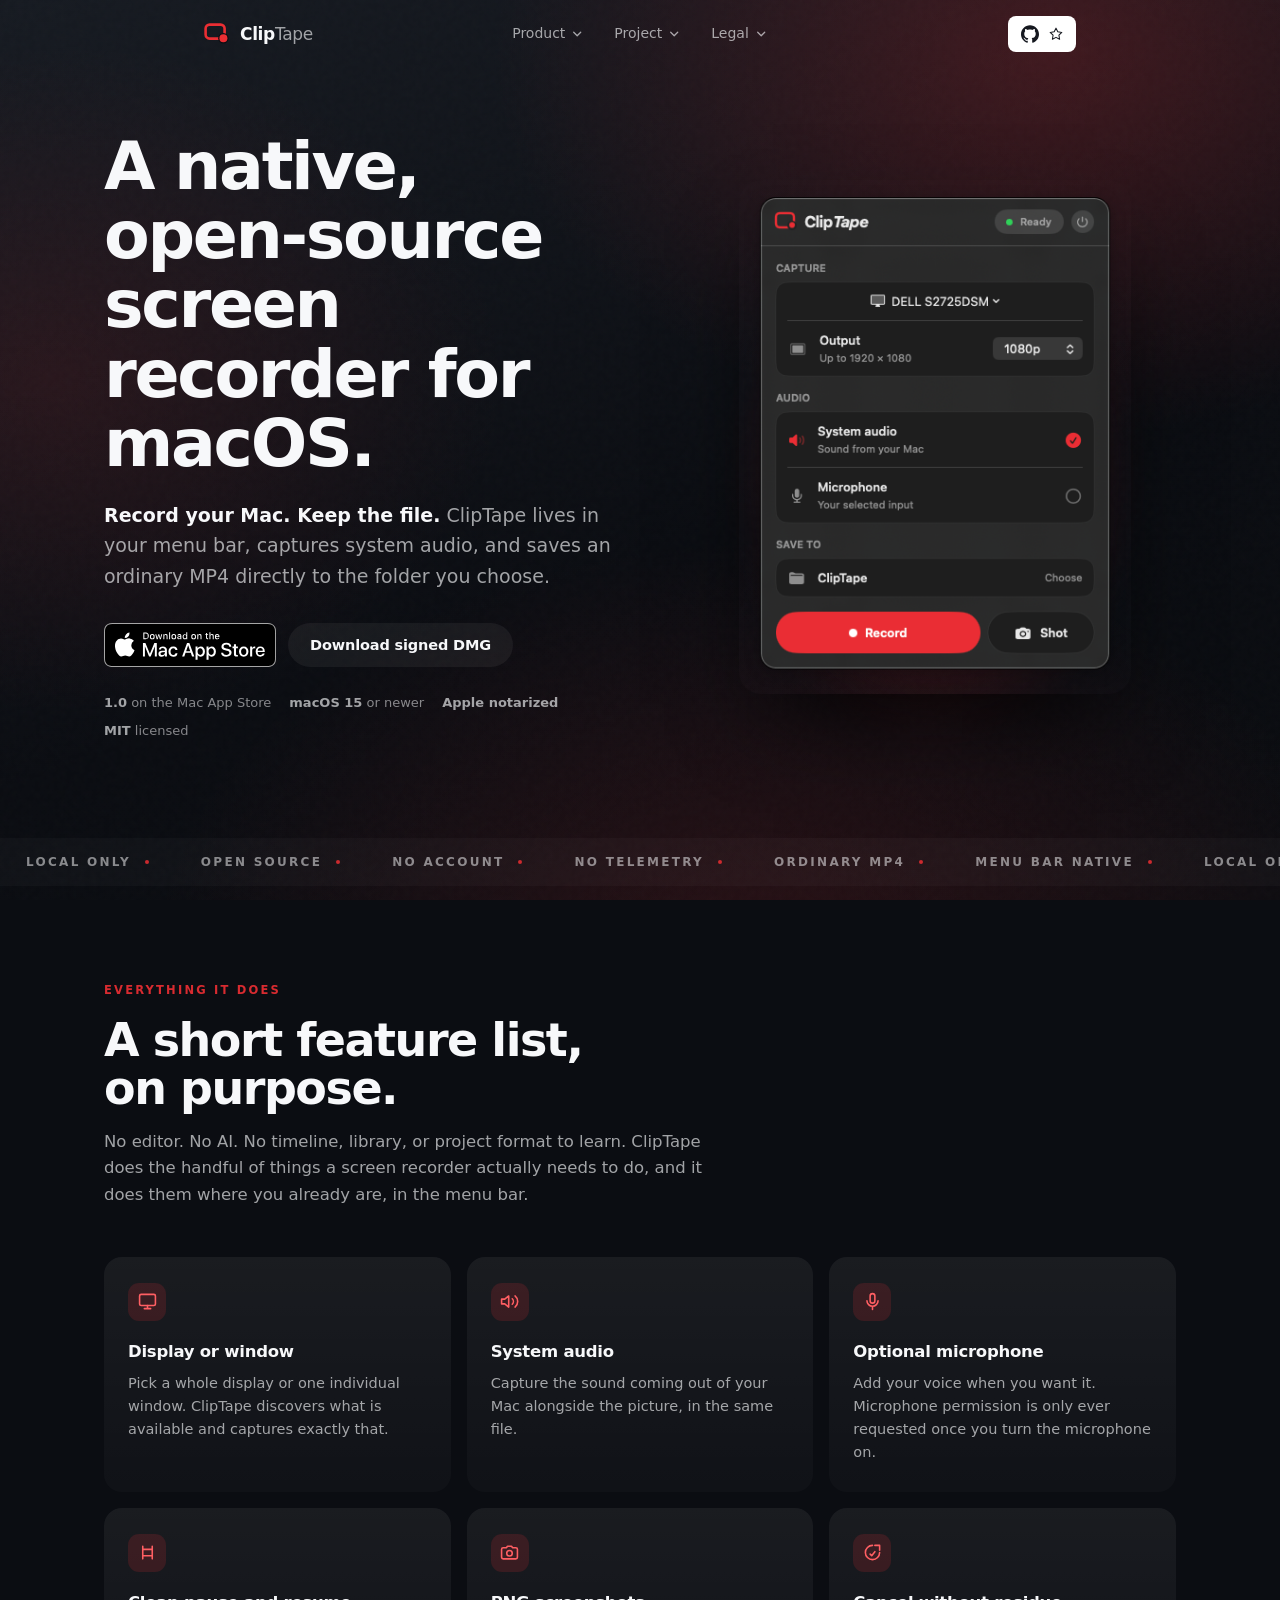
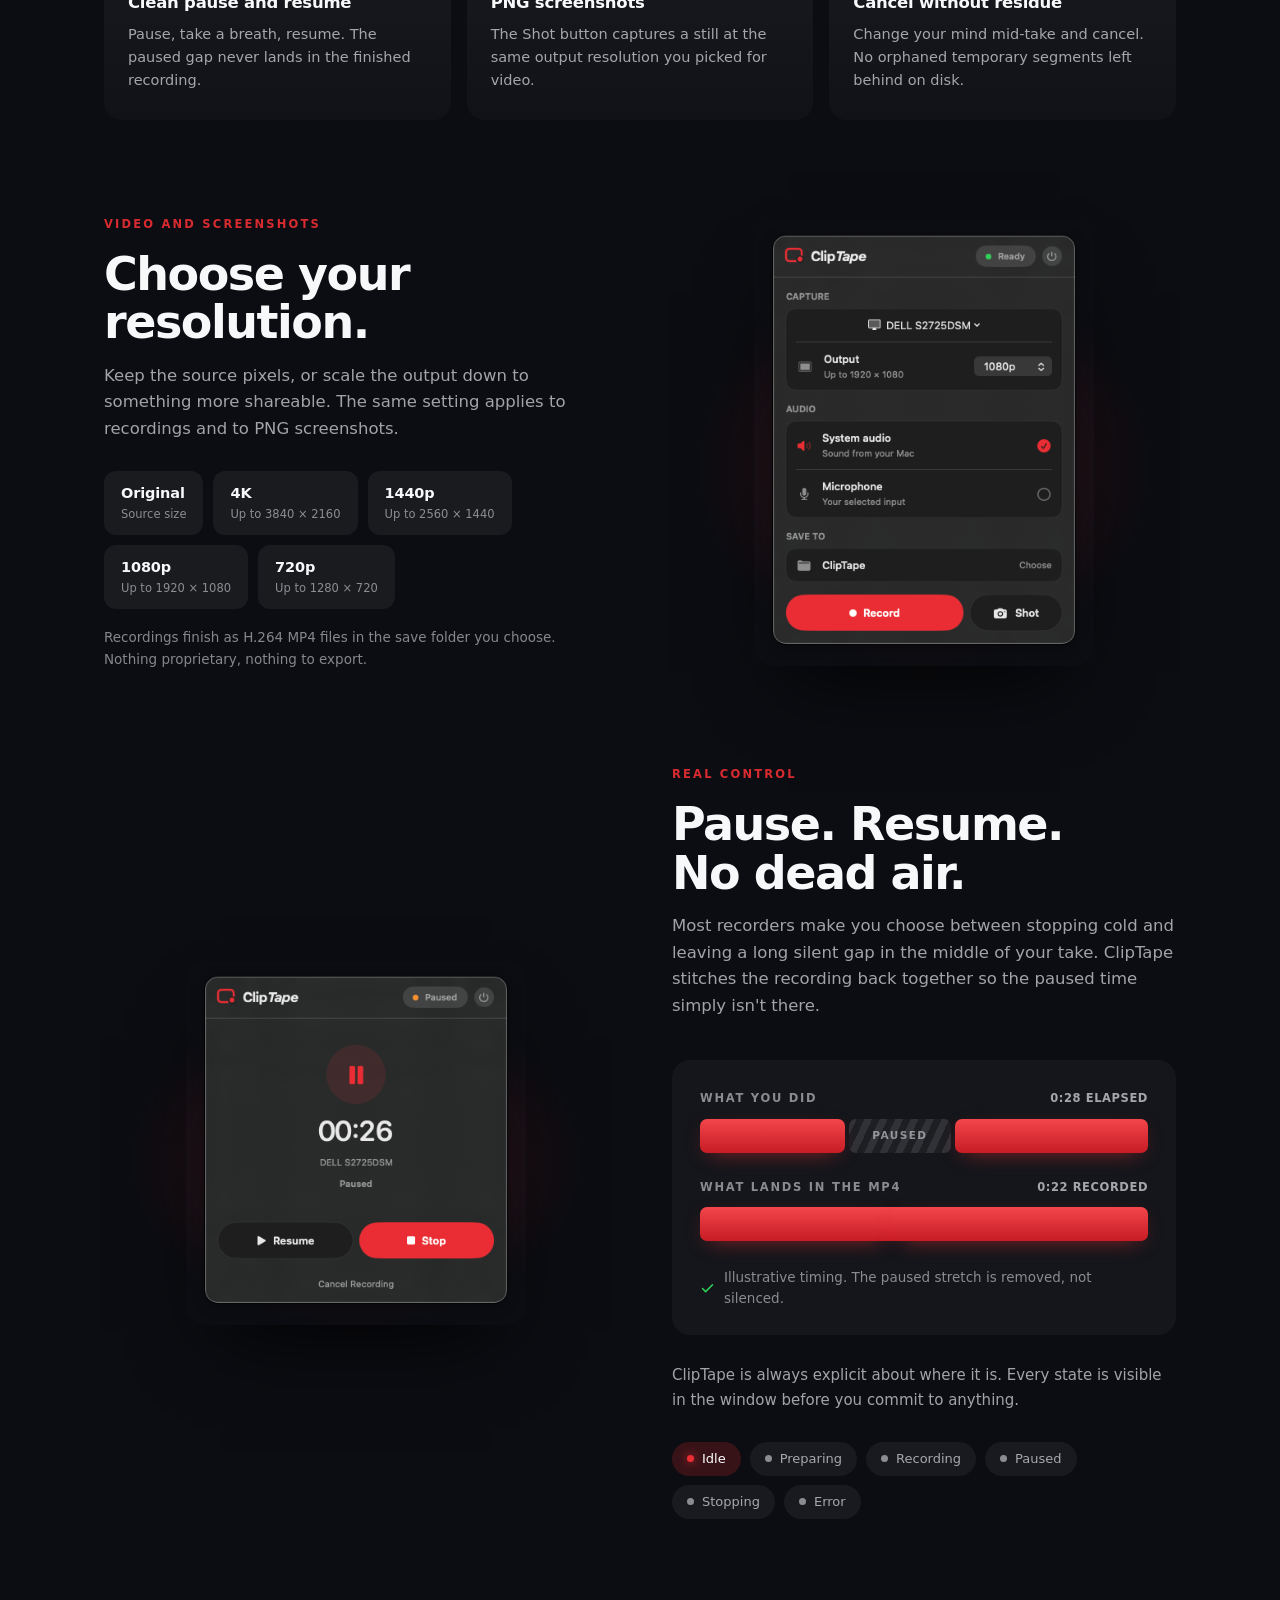
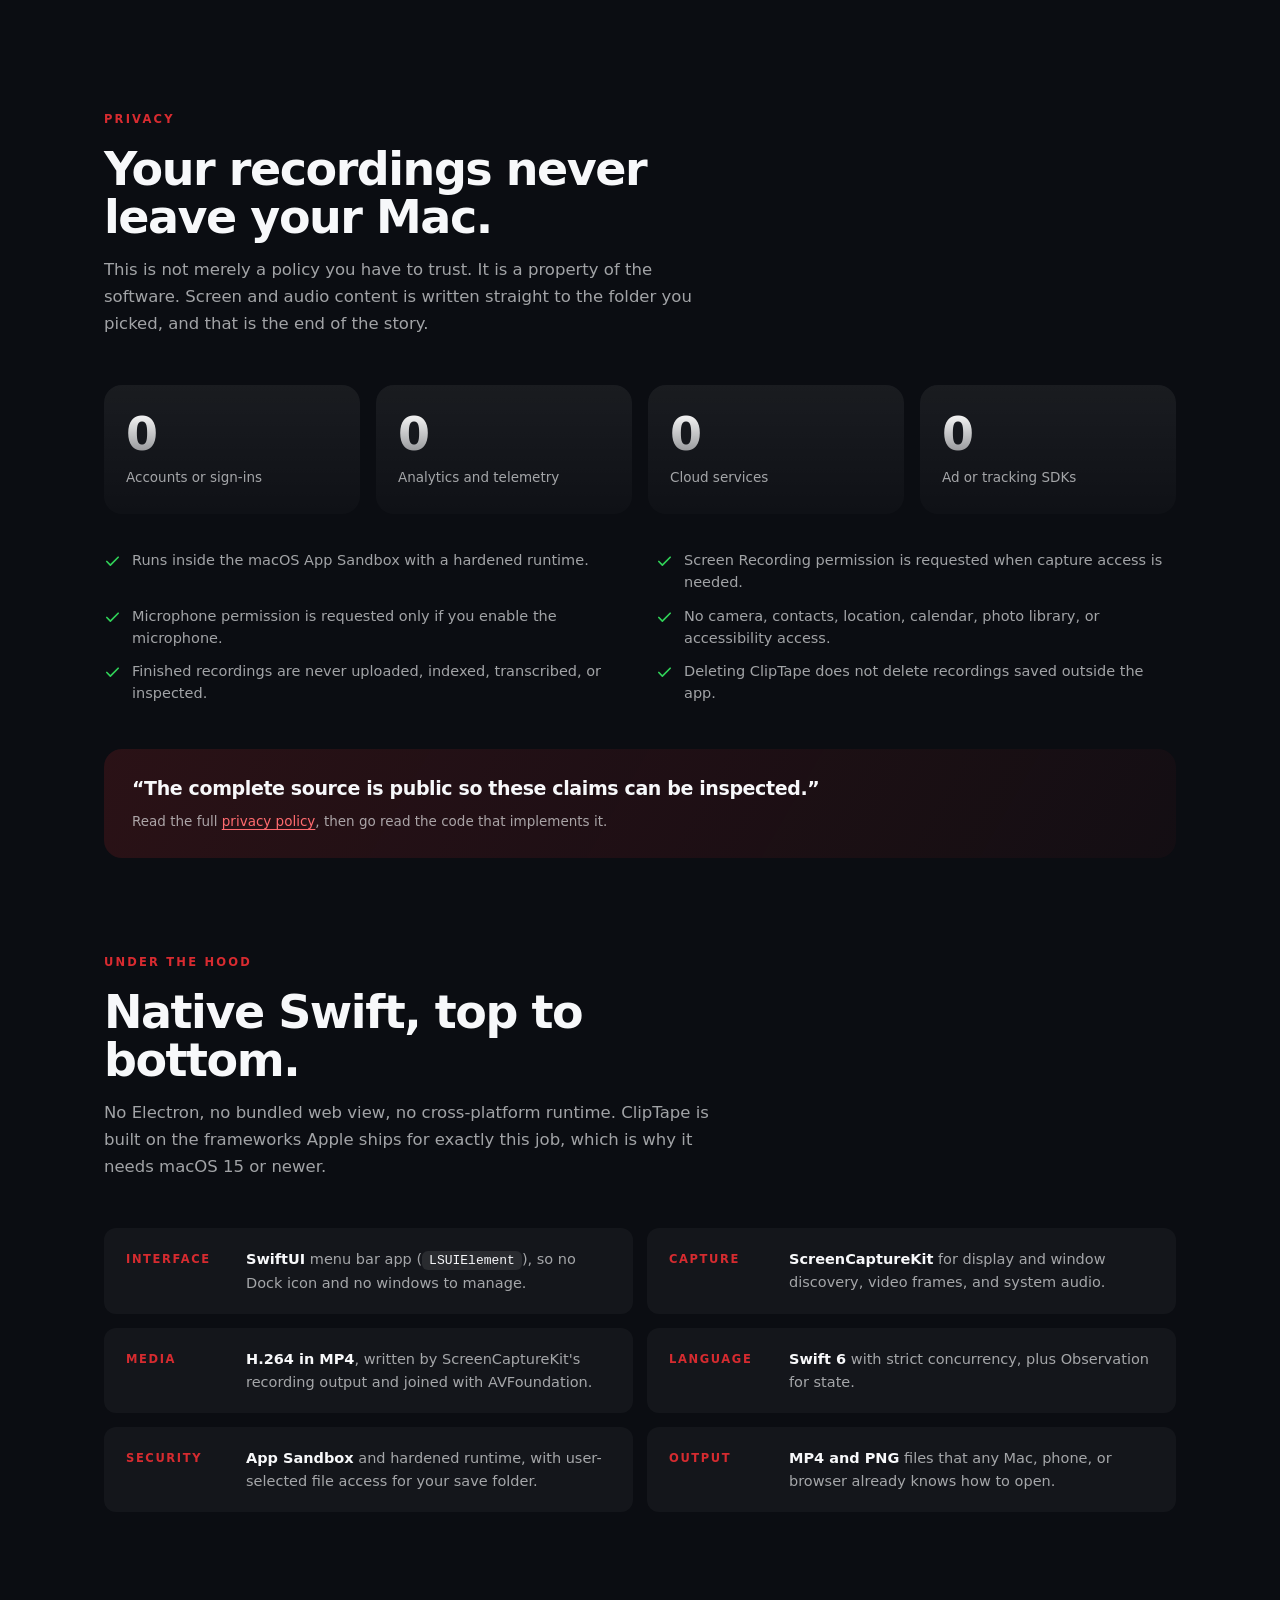
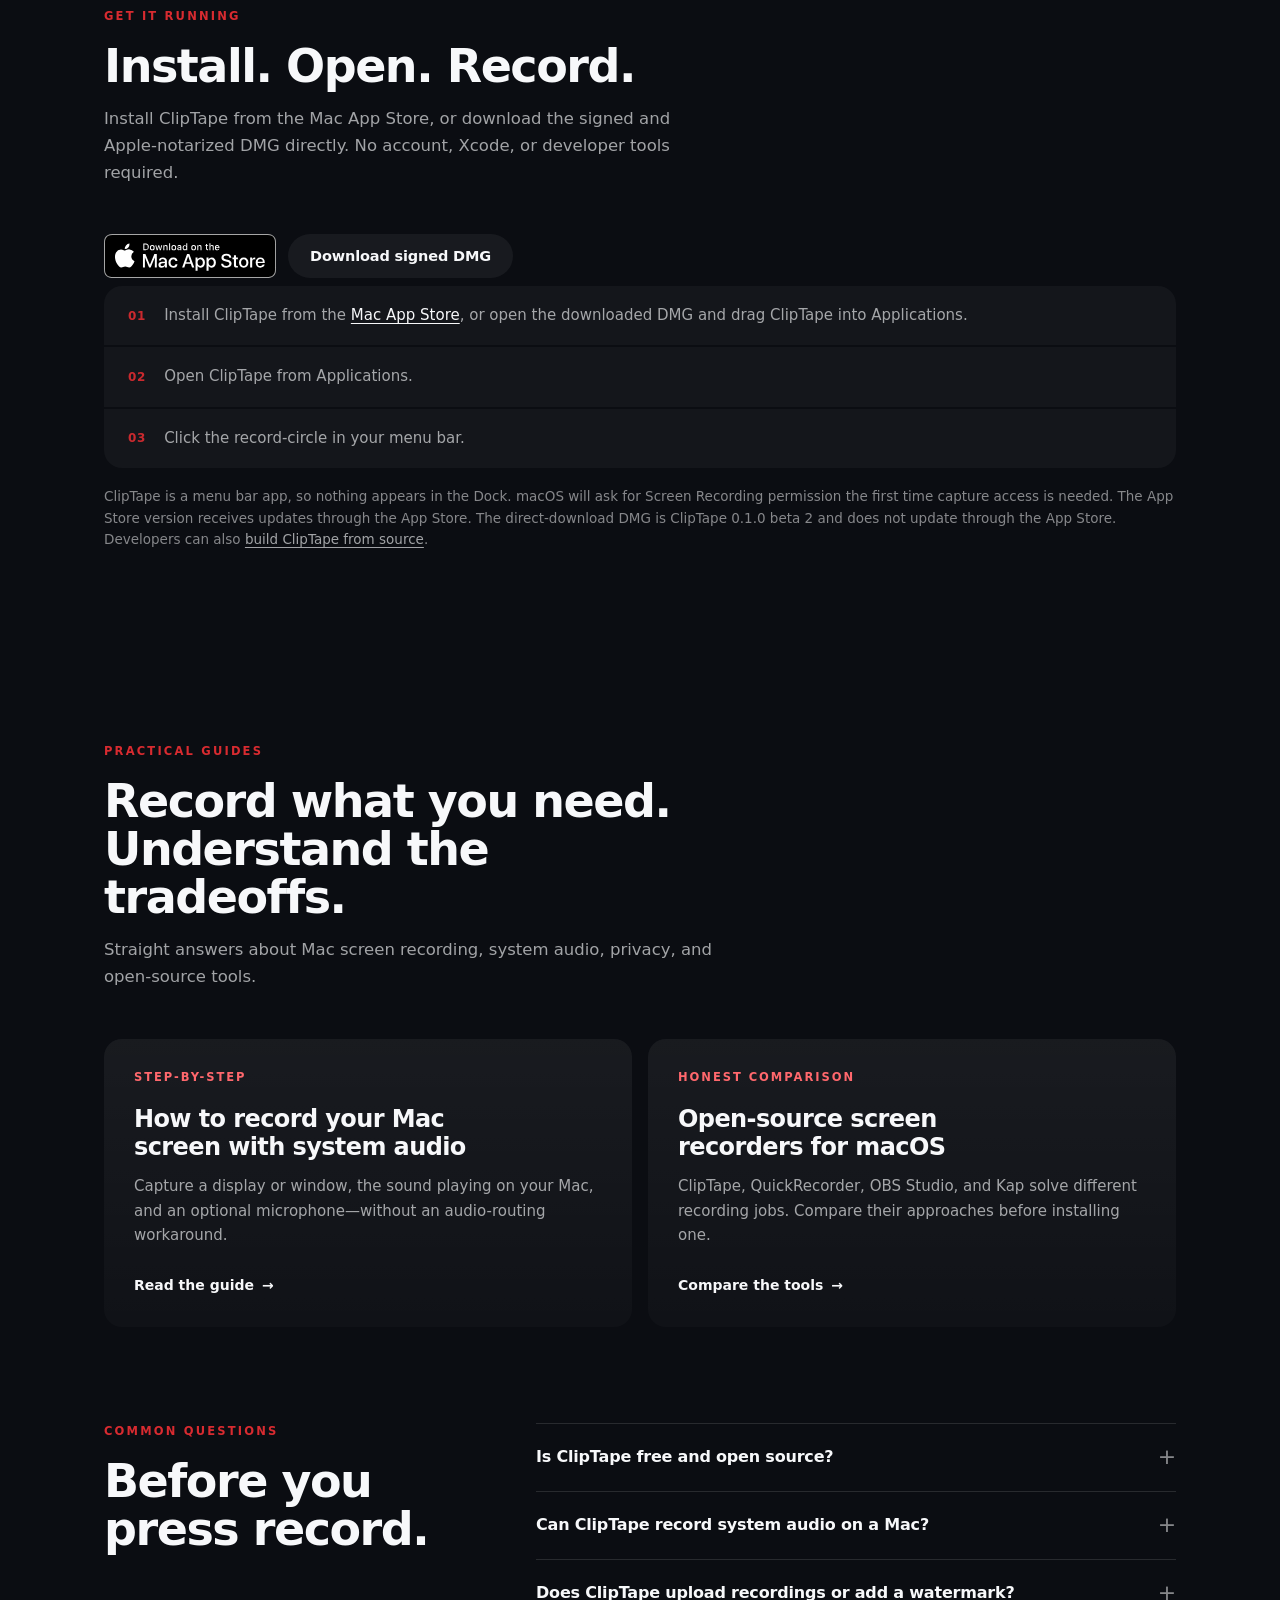
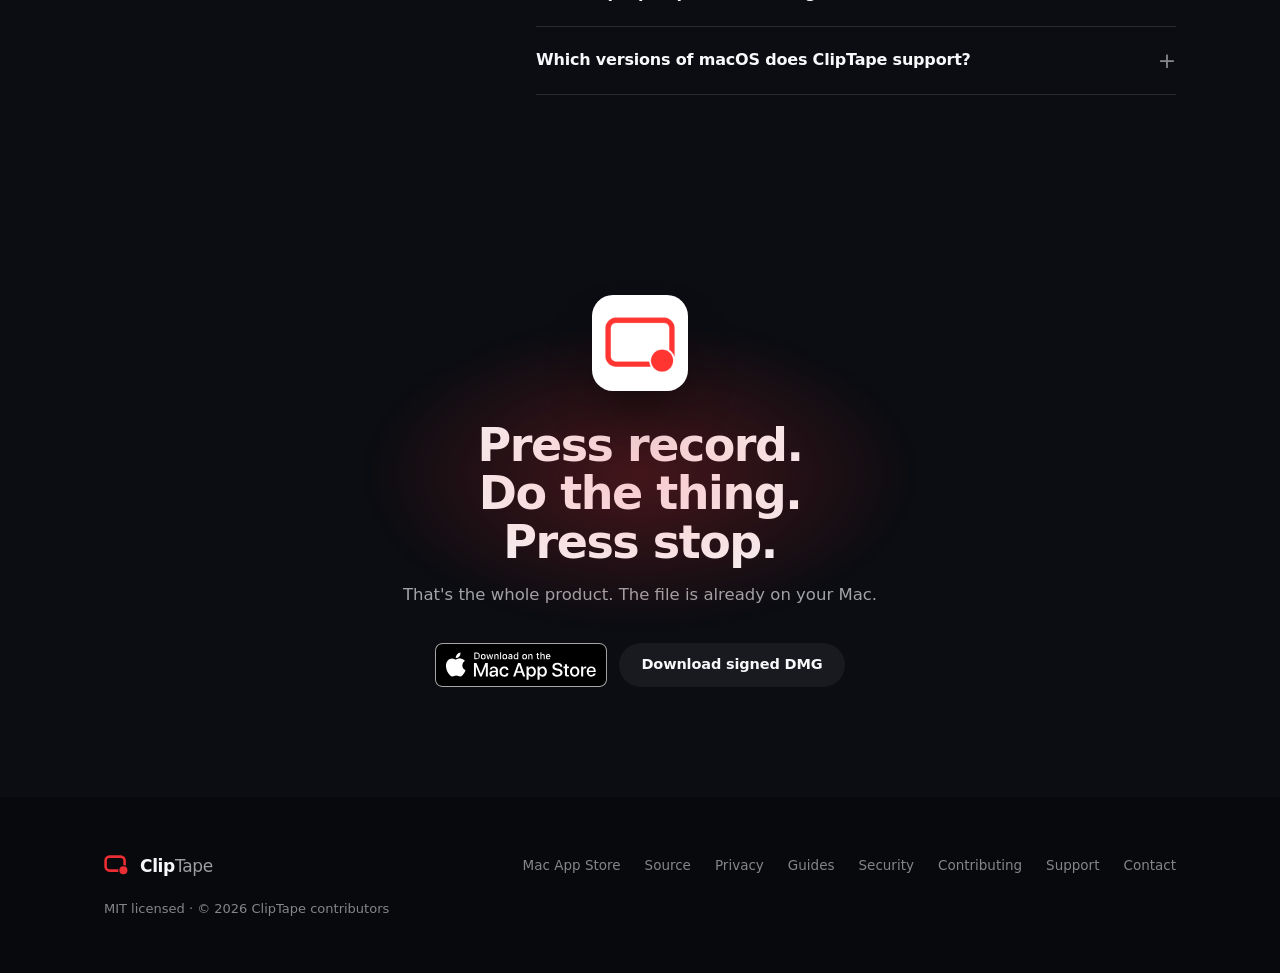
<file: docs/index.html>
<!DOCTYPE html>
<html lang="en">
<head>
<meta charset="utf-8">
<meta name="viewport" content="width=device-width,initial-scale=1">
<title>ClipTape — Free, Open-Source Screen Recorder for macOS</title>
<meta name="description" content="ClipTape is a free, open-source screen recorder for macOS. Capture a display or window with system audio and microphone, then keep a local MP4. Available on the Mac App Store.">
<meta name="theme-color" content="#0b0d12">
<link rel="canonical" href="https://svvayyy.github.io/ClipTape/">
<link rel="icon" type="image/png" sizes="32x32" href="assets/favicon-32.png">
<link rel="icon" type="image/png" sizes="128x128" href="assets/favicon-128.png">
<link rel="apple-touch-icon" href="assets/icon-256.png">
<meta property="og:type" content="website">
<meta property="og:site_name" content="ClipTape">
<meta property="og:title" content="ClipTape — Free, Open-Source Screen Recorder for macOS">
<meta property="og:description" content="A focused, open-source screen recorder that saves ordinary MP4 files. Local only, no account, and free on the Mac App Store.">
<meta property="og:url" content="https://svvayyy.github.io/ClipTape/">
<meta property="og:image" content="https://svvayyy.github.io/ClipTape/assets/og-image.jpg">
<meta name="twitter:card" content="summary_large_image">
<meta name="twitter:title" content="ClipTape — Free, Open-Source Screen Recorder for macOS">
<meta name="twitter:description" content="A focused, open-source screen recorder for macOS. Local only, no account, and free on the Mac App Store.">
<meta name="twitter:image" content="https://svvayyy.github.io/ClipTape/assets/og-image.jpg">
<script type="application/ld+json">
{
  "@context": "https://schema.org",
  "@type": "SoftwareApplication",
  "name": "ClipTape",
  "description": "A free, native, open-source screen recorder for macOS with system audio, optional microphone capture, screenshots, and local MP4 output.",
  "url": "https://svvayyy.github.io/ClipTape/",
  "sameAs": "https://github.com/svvayyy/ClipTape",
  "downloadUrl": "https://apps.apple.com/us/app/cliptape-screen-recorder/id6795628398",
  "applicationCategory": "MultimediaApplication",
  "operatingSystem": "macOS 15 or newer",
  "softwareVersion": "1.0",
  "softwareRequirements": "macOS 15 or newer",
  "isAccessibleForFree": true,
  "offers": {
    "@type": "Offer",
    "price": "0",
    "priceCurrency": "USD",
    "availability": "https://schema.org/InStock",
    "url": "https://apps.apple.com/us/app/cliptape-screen-recorder/id6795628398"
  },
  "license": "https://opensource.org/license/mit",
  "image": "https://svvayyy.github.io/ClipTape/assets/icon-1024.png",
  "screenshot": "https://svvayyy.github.io/ClipTape/assets/ui-idle.png",
  "author": {
    "@type": "Organization",
    "name": "ClipTape contributors",
    "url": "https://github.com/svvayyy/ClipTape/graphs/contributors"
  }
}
</script>
<script type="application/ld+json">
{
  "@context": "https://schema.org",
  "@type": "FAQPage",
  "mainEntity": [
    {
      "@type": "Question",
      "name": "Is ClipTape free and open source?",
      "acceptedAnswer": {
        "@type": "Answer",
        "text": "Yes. ClipTape is free to download, its complete source code is public, and it is released under the MIT License."
      }
    },
    {
      "@type": "Question",
      "name": "Can ClipTape record system audio on a Mac?",
      "acceptedAnswer": {
        "@type": "Answer",
        "text": "Yes. ClipTape can record the sound playing on your Mac together with a display or window, and microphone capture is optional."
      }
    },
    {
      "@type": "Question",
      "name": "Does ClipTape upload recordings or add a watermark?",
      "acceptedAnswer": {
        "@type": "Answer",
        "text": "No. ClipTape saves ordinary MP4 files directly to the folder you choose. It has no cloud service, account, telemetry, or watermark."
      }
    },
    {
      "@type": "Question",
      "name": "Which versions of macOS does ClipTape support?",
      "acceptedAnswer": {
        "@type": "Answer",
        "text": "ClipTape 1.0 requires macOS 15 or newer."
      }
    }
  ]
}
</script>
<link rel="stylesheet" href="assets/site.css">
</head>
<body>

<div class="bg-field"></div>
<div class="grain"></div>

<div class="chrome" id="chrome">
  <div class="chrome-scrim"></div>
  <div class="chrome-inner">
    <div class="chrome-surface" aria-hidden="true"></div>
    <header class="chrome-bar">

      <a class="brand" href="#top" aria-label="ClipTape home">
        <span class="mark" aria-hidden="true">
          <svg viewBox="0 0 26 22" fill="none">
            <rect x="1.6" y="1.6" width="19" height="14" rx="4" stroke="#eb2e33" stroke-width="2.6"/>
            <circle cx="19.4" cy="15.2" r="5.2" fill="#0b0d12"/>
            <circle cx="19.4" cy="15.2" r="4" fill="#eb2e33"/>
          </svg>
        </span>
        <span>Clip<em>Tape</em></span>
      </a>

      <nav class="chrome-nav">
        <div class="dd" data-open="false">
          <button class="dd-trigger" type="button" aria-expanded="false" aria-haspopup="menu">
            Product
            <svg viewBox="0 0 24 24" fill="none" stroke="currentColor" stroke-width="2.2" stroke-linecap="round" stroke-linejoin="round" aria-hidden="true"><path d="m6 9 6 6 6-6"/></svg>
          </button>
          <div class="dd-menu" role="menu">
            <div class="dd-card">
              <a href="https://apps.apple.com/us/app/cliptape-screen-recorder/id6795628398" rel="noopener">Mac App Store</a>
              <a href="#features">Features</a>
              <a href="#control">Control</a>
              <a href="#stack">Under the hood</a>
              <a href="#guides">Guides</a>
            </div>
          </div>
        </div>

        <div class="dd" data-open="false">
          <button class="dd-trigger" type="button" aria-expanded="false" aria-haspopup="menu">
            Project
            <svg viewBox="0 0 24 24" fill="none" stroke="currentColor" stroke-width="2.2" stroke-linecap="round" stroke-linejoin="round" aria-hidden="true"><path d="m6 9 6 6 6-6"/></svg>
          </button>
          <div class="dd-menu" role="menu">
            <div class="dd-card">
              <a href="#build">Build</a>
              <a href="https://github.com/svvayyy/ClipTape" rel="noopener">Source</a>
              <a href="https://github.com/svvayyy/ClipTape/issues" rel="noopener">Issues</a>
            </div>
          </div>
        </div>

        <div class="dd" data-open="false">
          <button class="dd-trigger" type="button" aria-expanded="false" aria-haspopup="menu">
            Legal
            <svg viewBox="0 0 24 24" fill="none" stroke="currentColor" stroke-width="2.2" stroke-linecap="round" stroke-linejoin="round" aria-hidden="true"><path d="m6 9 6 6 6-6"/></svg>
          </button>
          <div class="dd-menu" role="menu">
            <div class="dd-card">
              <a href="privacy.html">Privacy</a>
              <a href="https://github.com/svvayyy/ClipTape/blob/main/SECURITY.md" rel="noopener">Security</a>
              <a href="https://github.com/svvayyy/ClipTape/blob/main/LICENSE" rel="noopener">License</a>
            </div>
          </div>
        </div>
      </nav>

      <div class="chrome-actions">
        <a class="star-pill" href="https://github.com/svvayyy/ClipTape" rel="noopener">
          <span class="sr-only">View ClipTape on GitHub, </span>
          <svg class="gh" viewBox="0 0 24 24" fill="currentColor" aria-hidden="true"><path d="M12 .297c-6.63 0-12 5.373-12 12 0 5.303 3.438 9.8 8.205 11.385.6.113.82-.258.82-.577 0-.285-.01-1.04-.015-2.04-3.338.724-4.042-1.61-4.042-1.61C4.422 18.07 3.633 17.7 3.633 17.7c-1.087-.744.084-.729.084-.729 1.205.084 1.838 1.236 1.838 1.236 1.07 1.835 2.809 1.305 3.495.998.108-.776.417-1.305.76-1.605-2.665-.3-5.466-1.332-5.466-5.93 0-1.31.465-2.38 1.235-3.22-.135-.303-.54-1.523.105-3.176 0 0 1.005-.322 3.3 1.23.96-.267 1.98-.399 3-.405 1.02.006 2.04.138 3 .405 2.28-1.552 3.285-1.23 3.285-1.23.645 1.653.24 2.873.12 3.176.765.84 1.23 1.91 1.23 3.22 0 4.61-2.805 5.625-5.475 5.92.42.36.81 1.096.81 2.22 0 1.606-.015 2.896-.015 3.286 0 .315.21.69.825.57C20.565 22.092 24 17.592 24 12.297c0-6.627-5.373-12-12-12"/></svg>
          <span class="count">
            <svg viewBox="0 0 24 24" fill="none" stroke="currentColor" stroke-width="1.8" stroke-linecap="round" stroke-linejoin="round" aria-hidden="true"><path d="m12 2 3.09 6.26L22 9.27l-5 4.87 1.18 6.88L12 17.77l-6.18 3.25L7 14.14 2 9.27l6.91-1.01L12 2Z"/></svg>
            <span class="n" data-stars></span>
          </span>
        </a>

        <button class="menu-btn" type="button" aria-expanded="false" aria-label="Open navigation menu">
          <span></span>
        </button>
      </div>

      <nav class="chrome-mobile" aria-label="Mobile navigation">
        <a href="https://apps.apple.com/us/app/cliptape-screen-recorder/id6795628398" rel="noopener">Mac App Store</a>
        <a href="#features">Features</a>
        <a href="#control">Controls</a>
        <a href="#stack">How it works</a>
        <a href="#guides">Guides</a>
        <a href="#build">Install</a>
        <a href="privacy.html">Privacy</a>
      </nav>

    </header>
  </div>
</div>

<main id="top">

  <!-- HERO -->
  <section class="hero">
    <div class="wrap">
      <div class="hero-grid">
        <div>
          <h1>A native, open-source screen recorder for macOS.</h1>
          <p class="lede"><strong>Record your Mac. Keep the file.</strong> ClipTape lives in your menu bar, captures system audio, and saves an ordinary MP4 directly to the folder you choose.</p>
          <div class="hero-cta">
            <a class="app-store-badge" href="https://apps.apple.com/us/app/cliptape-screen-recorder/id6795628398" rel="noopener" aria-label="Download ClipTape on the Mac App Store">
              <img src="assets/mac-app-store-badge.svg" width="156" height="40" alt="Download on the Mac App Store">
            </a>
            <a class="btn btn-ghost" href="https://github.com/svvayyy/ClipTape/releases/download/v0.1.0-beta.2/ClipTape-0.1.0.dmg" download>Download signed DMG</a>
          </div>
          <div class="hero-meta">
            <span><b>1.0</b> on the Mac App Store</span>
            <span><b>macOS 15</b> or newer</span>
            <span><b>Apple notarized</b></span>
            <span><b>MIT</b> licensed</span>
          </div>
        </div>

        <div class="shot">
          <div class="shot-frame">
            <picture>
              <img src="assets/ui-idle.png" width="414" height="543" fetchpriority="high" alt="The ClipTape menu bar window: a display picked for capture, 1080p output, system audio and microphone toggles, a save folder, and Record and Shot buttons.">
            </picture>
          </div>
        </div>
      </div>
    </div>
  </section>

  <div class="ticker" aria-hidden="true">
    <div class="ticker-track">
      <div class="ticker-item">Local only <span></span></div>
      <div class="ticker-item">Open source <span></span></div>
      <div class="ticker-item">No account <span></span></div>
      <div class="ticker-item">No telemetry <span></span></div>
      <div class="ticker-item">Ordinary MP4 <span></span></div>
      <div class="ticker-item">Menu bar native <span></span></div>
      <div class="ticker-item">Local only <span></span></div>
      <div class="ticker-item">Open source <span></span></div>
      <div class="ticker-item">No account <span></span></div>
      <div class="ticker-item">No telemetry <span></span></div>
      <div class="ticker-item">Ordinary MP4 <span></span></div>
      <div class="ticker-item">Menu bar native <span></span></div>
    </div>
  </div>

  <!-- FEATURES -->
  <section class="band" id="features">
    <div class="wrap">
      <div class="band-head rv">
        <div class="kicker">Everything it does</div>
        <h2>A short feature list,<br>on purpose.</h2>
        <p class="sub">No editor. No AI. No timeline, library, or project format to learn. ClipTape does the handful of things a screen recorder actually needs to do, and it does them where you already are, in the menu bar.</p>
      </div>

      <div class="cards">
        <div class="card rv">
          <div class="ico"><svg viewBox="0 0 24 24" fill="none" stroke="currentColor" stroke-width="2" stroke-linecap="round" stroke-linejoin="round"><rect x="2" y="3" width="20" height="14" rx="2"/><path d="M8 21h8M12 17v4"/></svg></div>
          <h3>Display or window</h3>
          <p>Pick a whole display or one individual window. ClipTape discovers what is available and captures exactly that.</p>
        </div>
        <div class="card rv">
          <div class="ico"><svg viewBox="0 0 24 24" fill="none" stroke="currentColor" stroke-width="2" stroke-linecap="round" stroke-linejoin="round"><path d="M11 5 6 9H2v6h4l5 4V5Z"/><path d="M15.5 8.5a5 5 0 0 1 0 7"/><path d="M19 5a9 9 0 0 1 0 14"/></svg></div>
          <h3>System audio</h3>
          <p>Capture the sound coming out of your Mac alongside the picture, in the same file.</p>
        </div>
        <div class="card rv">
          <div class="ico"><svg viewBox="0 0 24 24" fill="none" stroke="currentColor" stroke-width="2" stroke-linecap="round" stroke-linejoin="round"><rect x="9" y="2" width="6" height="12" rx="3"/><path d="M5 11a7 7 0 0 0 14 0M12 18v4"/></svg></div>
          <h3>Optional microphone</h3>
          <p>Add your voice when you want it. Microphone permission is only ever requested once you turn the microphone on.</p>
        </div>
        <div class="card rv">
          <div class="ico"><svg viewBox="0 0 24 24" fill="none" stroke="currentColor" stroke-width="2" stroke-linecap="round" stroke-linejoin="round"><path d="M6 4v16M18 4v16"/><path d="M6 8h12M6 16h12"/></svg></div>
          <h3>Clean pause and resume</h3>
          <p>Pause, take a breath, resume. The paused gap never lands in the finished recording.</p>
        </div>
        <div class="card rv">
          <div class="ico"><svg viewBox="0 0 24 24" fill="none" stroke="currentColor" stroke-width="2" stroke-linecap="round" stroke-linejoin="round"><path d="M14.5 4h-5L8 6H4a2 2 0 0 0-2 2v10a2 2 0 0 0 2 2h16a2 2 0 0 0 2-2V8a2 2 0 0 0-2-2h-4l-1.5-2Z"/><circle cx="12" cy="13" r="3.5"/></svg></div>
          <h3>PNG screenshots</h3>
          <p>The Shot button captures a still at the same output resolution you picked for video.</p>
        </div>
        <div class="card rv">
          <div class="ico"><svg viewBox="0 0 24 24" fill="none" stroke="currentColor" stroke-width="2" stroke-linecap="round" stroke-linejoin="round"><path d="m9 14 2 2 4-5"/><path d="M21 12a9 9 0 1 1-9-9"/><path d="M15 3h6v6"/></svg></div>
          <h3>Cancel without residue</h3>
          <p>Change your mind mid-take and cancel. No orphaned temporary segments left behind on disk.</p>
        </div>
      </div>
    </div>
  </section>

  <!-- RESOLUTION -->
  <section class="band band-joined">
    <div class="wrap">
      <div class="split">
        <div class="rv">
          <div class="kicker">Video and screenshots</div>
          <h2>Choose your resolution.</h2>
          <p class="sub">Keep the source pixels, or scale the output down to something more shareable. The same setting applies to recordings and to PNG screenshots.</p>
          <div class="chips">
            <div class="chip"><b>Original</b><i>Source size</i></div>
            <div class="chip"><b>4K</b><i>Up to 3840&nbsp;×&nbsp;2160</i></div>
            <div class="chip"><b>1440p</b><i>Up to 2560&nbsp;×&nbsp;1440</i></div>
            <div class="chip"><b>1080p</b><i>Up to 1920&nbsp;×&nbsp;1080</i></div>
            <div class="chip"><b>720p</b><i>Up to 1280&nbsp;×&nbsp;720</i></div>
          </div>
          <p class="note">Recordings finish as H.264 MP4 files in the save folder you choose. Nothing proprietary, nothing to export.</p>
        </div>
        <div class="split-media rv">
          <picture>
            <img src="assets/ui-idle.png" width="414" height="543" loading="lazy" decoding="async" alt="ClipTape's capture section showing the Output row set to 1080p, up to 1920 by 1080.">
          </picture>
        </div>
      </div>
    </div>
  </section>

  <!-- CONTROL -->
  <section class="band band-joined" id="control">
    <div class="wrap">
      <div class="split rev">
        <div class="rv">
          <div class="kicker">Real control</div>
          <h2>Pause. Resume.<br>No dead air.</h2>
          <p class="sub">Most recorders make you choose between stopping cold and leaving a long silent gap in the middle of your take. ClipTape stitches the recording back together so the paused time simply isn't there.</p>

          <div class="tl" id="tl">
            <div class="tl-row">
              <div class="tl-label"><span>What you did</span><u>0:28 elapsed</u></div>
              <div class="tl-bar">
                <div class="seg seg-rec seg-short"></div>
                <div class="seg seg-gap">Paused</div>
                <div class="seg seg-rec seg-long"></div>
              </div>
            </div>
            <div class="tl-row tl-out">
              <div class="tl-label"><span>What lands in the MP4</span><u>0:22 recorded</u></div>
              <div class="tl-bar">
                <div class="seg seg-rec seg-short"></div>
                <div class="seg seg-gap">Paused</div>
                <div class="seg seg-rec seg-long"></div>
              </div>
            </div>
            <p class="tl-note">
              <svg viewBox="0 0 24 24" fill="none" stroke="currentColor" stroke-width="2.4" stroke-linecap="round" stroke-linejoin="round"><path d="M20 6 9 17l-5-5"/></svg>
              Illustrative timing. The paused stretch is removed, not silenced.
            </p>
          </div>

          <p class="sub sub-compact">ClipTape is always explicit about where it is. Every state is visible in the window before you commit to anything.</p>
          <div class="states" id="states">
            <div class="state"><i></i>Idle</div>
            <div class="state"><i></i>Preparing</div>
            <div class="state"><i></i>Recording</div>
            <div class="state"><i></i>Paused</div>
            <div class="state"><i></i>Stopping</div>
            <div class="state"><i></i>Error</div>
          </div>
        </div>
        <div class="split-media rv">
          <picture>
            <img src="assets/ui-paused.png" width="414" height="443" loading="lazy" decoding="async" alt="ClipTape mid-recording in its paused state, showing a timer, the capture target, and Resume, Stop, and Cancel Recording controls.">
          </picture>
        </div>
      </div>
    </div>
  </section>

  <!-- PRIVACY -->
  <section class="band" id="privacy">
    <div class="wrap">
      <div class="band-head rv">
        <div class="kicker">Privacy</div>
        <h2>Your recordings never leave your Mac.</h2>
        <p class="sub">This is not merely a policy you have to trust. It is a property of the software. Screen and audio content is written straight to the folder you picked, and that is the end of the story.</p>
      </div>

      <div class="zeros rv">
        <div class="zero"><b>0</b><span>Accounts or sign-ins</span></div>
        <div class="zero"><b>0</b><span>Analytics and telemetry</span></div>
        <div class="zero"><b>0</b><span>Cloud services</span></div>
        <div class="zero"><b>0</b><span>Ad or tracking SDKs</span></div>
      </div>

      <ul class="checklist rv">
        <li><svg viewBox="0 0 24 24" fill="none" stroke="currentColor" stroke-width="2.4" stroke-linecap="round" stroke-linejoin="round"><path d="M20 6 9 17l-5-5"/></svg> Runs inside the macOS App Sandbox with a hardened runtime.</li>
        <li><svg viewBox="0 0 24 24" fill="none" stroke="currentColor" stroke-width="2.4" stroke-linecap="round" stroke-linejoin="round"><path d="M20 6 9 17l-5-5"/></svg> Screen Recording permission is requested when capture access is needed.</li>
        <li><svg viewBox="0 0 24 24" fill="none" stroke="currentColor" stroke-width="2.4" stroke-linecap="round" stroke-linejoin="round"><path d="M20 6 9 17l-5-5"/></svg> Microphone permission is requested only if you enable the microphone.</li>
        <li><svg viewBox="0 0 24 24" fill="none" stroke="currentColor" stroke-width="2.4" stroke-linecap="round" stroke-linejoin="round"><path d="M20 6 9 17l-5-5"/></svg> No camera, contacts, location, calendar, photo library, or accessibility access.</li>
        <li><svg viewBox="0 0 24 24" fill="none" stroke="currentColor" stroke-width="2.4" stroke-linecap="round" stroke-linejoin="round"><path d="M20 6 9 17l-5-5"/></svg> Finished recordings are never uploaded, indexed, transcribed, or inspected.</li>
        <li><svg viewBox="0 0 24 24" fill="none" stroke="currentColor" stroke-width="2.4" stroke-linecap="round" stroke-linejoin="round"><path d="M20 6 9 17l-5-5"/></svg> Deleting ClipTape does not delete recordings saved outside the app.</li>
      </ul>

      <div class="quote rv">
        “The complete source is public so these claims can be inspected.”
        <small>Read the full <a href="privacy.html">privacy policy</a>, then go read the code that implements it.</small>
      </div>
    </div>
  </section>

  <!-- STACK -->
  <section class="band band-joined" id="stack">
    <div class="wrap">
      <div class="band-head rv">
        <div class="kicker">Under the hood</div>
        <h2>Native Swift, top to bottom.</h2>
        <p class="sub">No Electron, no bundled web view, no cross-platform runtime. ClipTape is built on the frameworks Apple ships for exactly this job, which is why it needs macOS 15 or newer.</p>
      </div>
      <div class="stack">
        <div class="row rv"><div class="k">Interface</div><div class="v"><b>SwiftUI</b> menu bar app (<code>LSUIElement</code>), so no Dock icon and no windows to manage.</div></div>
        <div class="row rv"><div class="k">Capture</div><div class="v"><b>ScreenCaptureKit</b> for display and window discovery, video frames, and system audio.</div></div>
        <div class="row rv"><div class="k">Media</div><div class="v"><b>H.264 in MP4</b>, written by ScreenCaptureKit's recording output and joined with AVFoundation.</div></div>
        <div class="row rv"><div class="k">Language</div><div class="v"><b>Swift 6</b> with strict concurrency, plus Observation for state.</div></div>
        <div class="row rv"><div class="k">Security</div><div class="v"><b>App Sandbox</b> and hardened runtime, with user-selected file access for your save folder.</div></div>
        <div class="row rv"><div class="k">Output</div><div class="v"><b>MP4 and PNG</b> files that any Mac, phone, or browser already knows how to open.</div></div>
      </div>
    </div>
  </section>

  <!-- BUILD -->
  <section class="band band-joined" id="build">
    <div class="wrap">
      <div class="band-head rv">
        <div class="kicker">Get it running</div>
        <h2>Install. Open. Record.</h2>
        <p class="sub">Install ClipTape from the Mac App Store, or download the signed and Apple-notarized DMG directly. No account, Xcode, or developer tools required.</p>
      </div>
      <div class="hero-cta rv">
        <a class="app-store-badge" href="https://apps.apple.com/us/app/cliptape-screen-recorder/id6795628398" rel="noopener" aria-label="Download ClipTape on the Mac App Store">
          <img src="assets/mac-app-store-badge.svg" width="156" height="40" alt="Download on the Mac App Store">
        </a>
        <a class="btn btn-ghost" href="https://github.com/svvayyy/ClipTape/releases/download/v0.1.0-beta.2/ClipTape-0.1.0.dmg" download>Download signed DMG</a>
      </div>
      <div class="steps rv">
        <div class="step"><div class="t">Install ClipTape from the <a href="https://apps.apple.com/us/app/cliptape-screen-recorder/id6795628398" rel="noopener">Mac App Store</a>, or open the downloaded DMG and drag ClipTape into Applications.</div></div>
        <div class="step"><div class="t">Open ClipTape from Applications.</div></div>
        <div class="step"><div class="t">Click the record-circle in your menu bar.</div></div>
      </div>
      <p class="note">ClipTape is a menu bar app, so nothing appears in the Dock. macOS will ask for Screen Recording permission the first time capture access is needed. The App Store version receives updates through the App Store. The direct-download DMG is ClipTape 0.1.0 beta 2 and does not update through the App Store. Developers can also <a href="https://github.com/svvayyy/ClipTape#build" rel="noopener">build ClipTape from source</a>.</p>
    </div>
  </section>

  <!-- GUIDES -->
  <section class="band" id="guides">
    <div class="wrap">
      <div class="band-head rv">
        <div class="kicker">Practical guides</div>
        <h2>Record what you need.<br>Understand the tradeoffs.</h2>
        <p class="sub">Straight answers about Mac screen recording, system audio, privacy, and open-source tools.</p>
      </div>
      <div class="guide-cards">
        <a class="guide-card rv" href="record-mac-screen-with-system-audio.html">
          <span class="guide-type">Step-by-step</span>
          <h3>How to record your Mac screen with system audio</h3>
          <p>Capture a display or window, the sound playing on your Mac, and an optional microphone—without an audio-routing workaround.</p>
          <span class="guide-link">Read the guide <span aria-hidden="true">→</span></span>
        </a>
        <a class="guide-card rv" href="open-source-macos-screen-recorders.html">
          <span class="guide-type">Honest comparison</span>
          <h3>Open-source screen recorders for macOS</h3>
          <p>ClipTape, QuickRecorder, OBS Studio, and Kap solve different recording jobs. Compare their approaches before installing one.</p>
          <span class="guide-link">Compare the tools <span aria-hidden="true">→</span></span>
        </a>
      </div>
    </div>
  </section>

  <!-- FAQ -->
  <section class="band band-joined" id="faq">
    <div class="wrap faq-wrap">
      <div class="band-head rv">
        <div class="kicker">Common questions</div>
        <h2>Before you press record.</h2>
      </div>
      <div class="faq-list">
        <details class="faq-item rv">
          <summary>Is ClipTape free and open source?</summary>
          <p>Yes. ClipTape is free to download, its complete source code is public, and it is released under the <a href="https://github.com/svvayyy/ClipTape/blob/main/LICENSE" rel="noopener">MIT License</a>.</p>
        </details>
        <details class="faq-item rv">
          <summary>Can ClipTape record system audio on a Mac?</summary>
          <p>Yes. ClipTape can record the sound playing on your Mac together with a display or window. Microphone capture is optional and controlled separately.</p>
        </details>
        <details class="faq-item rv">
          <summary>Does ClipTape upload recordings or add a watermark?</summary>
          <p>No. ClipTape saves ordinary MP4 files directly to the folder you choose. It has no cloud service, account, telemetry, or watermark.</p>
        </details>
        <details class="faq-item rv">
          <summary>Which versions of macOS does ClipTape support?</summary>
          <p>ClipTape 1.0 requires macOS 15 or newer because it uses Apple’s modern ScreenCaptureKit recording APIs.</p>
        </details>
      </div>
    </div>
  </section>

  <!-- CTA -->
  <section class="cta">
    <div class="wrap">
      <img class="icon-big rv" src="assets/icon-256.png" width="96" height="96" alt="ClipTape app icon">
      <div class="rv">
        <h2>Press record.<br>Do the thing.<br>Press stop.</h2>
        <p class="sub">That's the whole product. The file is already on your Mac.</p>
        <div class="cta-row">
          <a class="app-store-badge" href="https://apps.apple.com/us/app/cliptape-screen-recorder/id6795628398" rel="noopener" aria-label="Download ClipTape on the Mac App Store">
            <img src="assets/mac-app-store-badge.svg" width="156" height="40" alt="Download on the Mac App Store">
          </a>
          <a class="btn btn-ghost" href="https://github.com/svvayyy/ClipTape/releases/download/v0.1.0-beta.2/ClipTape-0.1.0.dmg" download>Download signed DMG</a>
        </div>
      </div>
    </div>
  </section>

</main>

<footer>
  <div class="wrap foot">
    <a class="brand" href="#top">
      <span class="mark" aria-hidden="true">
        <svg viewBox="0 0 26 22" fill="none">
          <rect x="1.6" y="1.6" width="19" height="14" rx="4" stroke="#eb2e33" stroke-width="2.6"/>
          <circle cx="19.4" cy="15.2" r="5.2" fill="#0b0d12"/>
          <circle cx="19.4" cy="15.2" r="4" fill="#eb2e33"/>
        </svg>
      </span>
      <span>Clip<em>Tape</em></span>
    </a>
    <div class="foot-links">
      <a href="https://apps.apple.com/us/app/cliptape-screen-recorder/id6795628398" rel="noopener">Mac App Store</a>
      <a href="https://github.com/svvayyy/ClipTape" rel="noopener">Source</a>
      <a href="privacy.html">Privacy</a>
      <a href="#guides">Guides</a>
      <a href="https://github.com/svvayyy/ClipTape/blob/main/SECURITY.md" rel="noopener">Security</a>
      <a href="https://github.com/svvayyy/ClipTape/blob/main/CONTRIBUTING.md" rel="noopener">Contributing</a>
      <a href="https://github.com/svvayyy/ClipTape/issues" rel="noopener">Support</a>
      <a href="mailto:hello@swayyy.dev">Contact</a>
    </div>
    <div class="foot-legal">MIT licensed · © 2026 ClipTape contributors</div>
  </div>
</footer>

<script src="assets/site.js"></script>
</body>
</html>
</file>
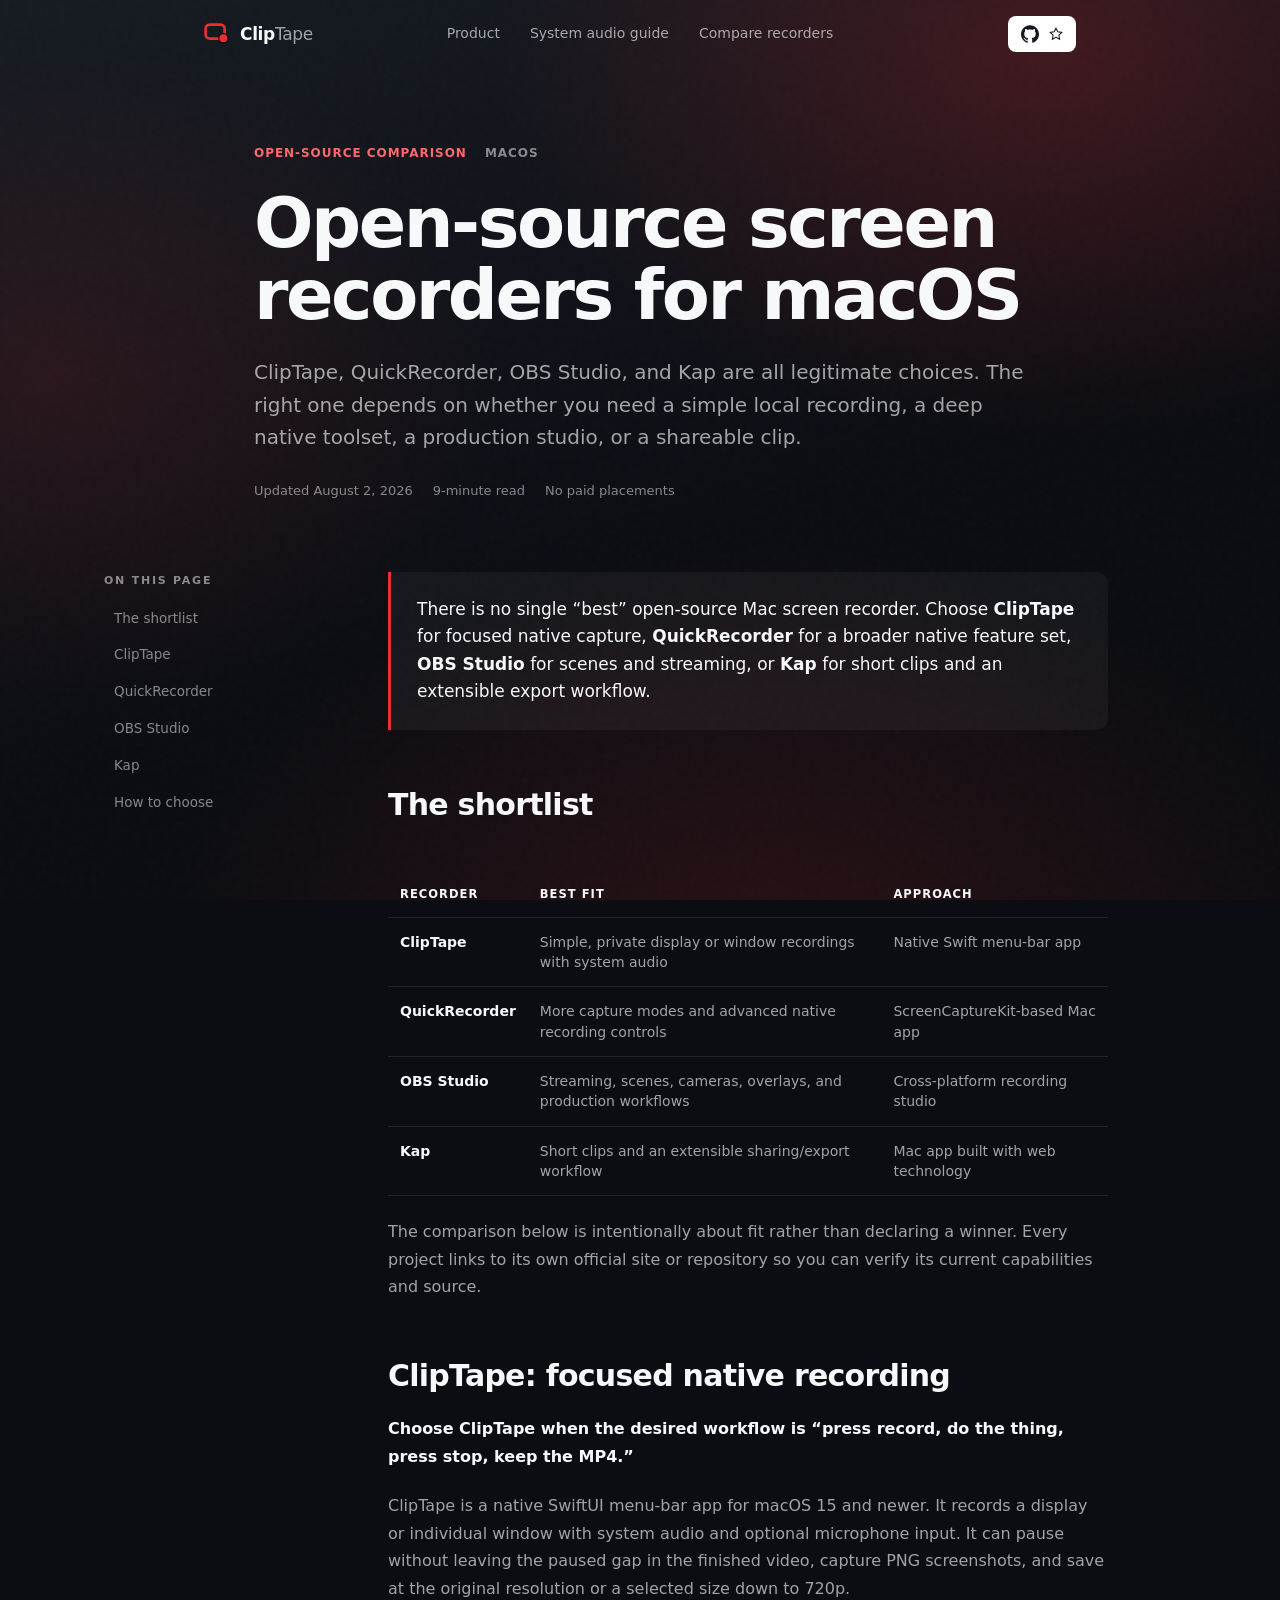
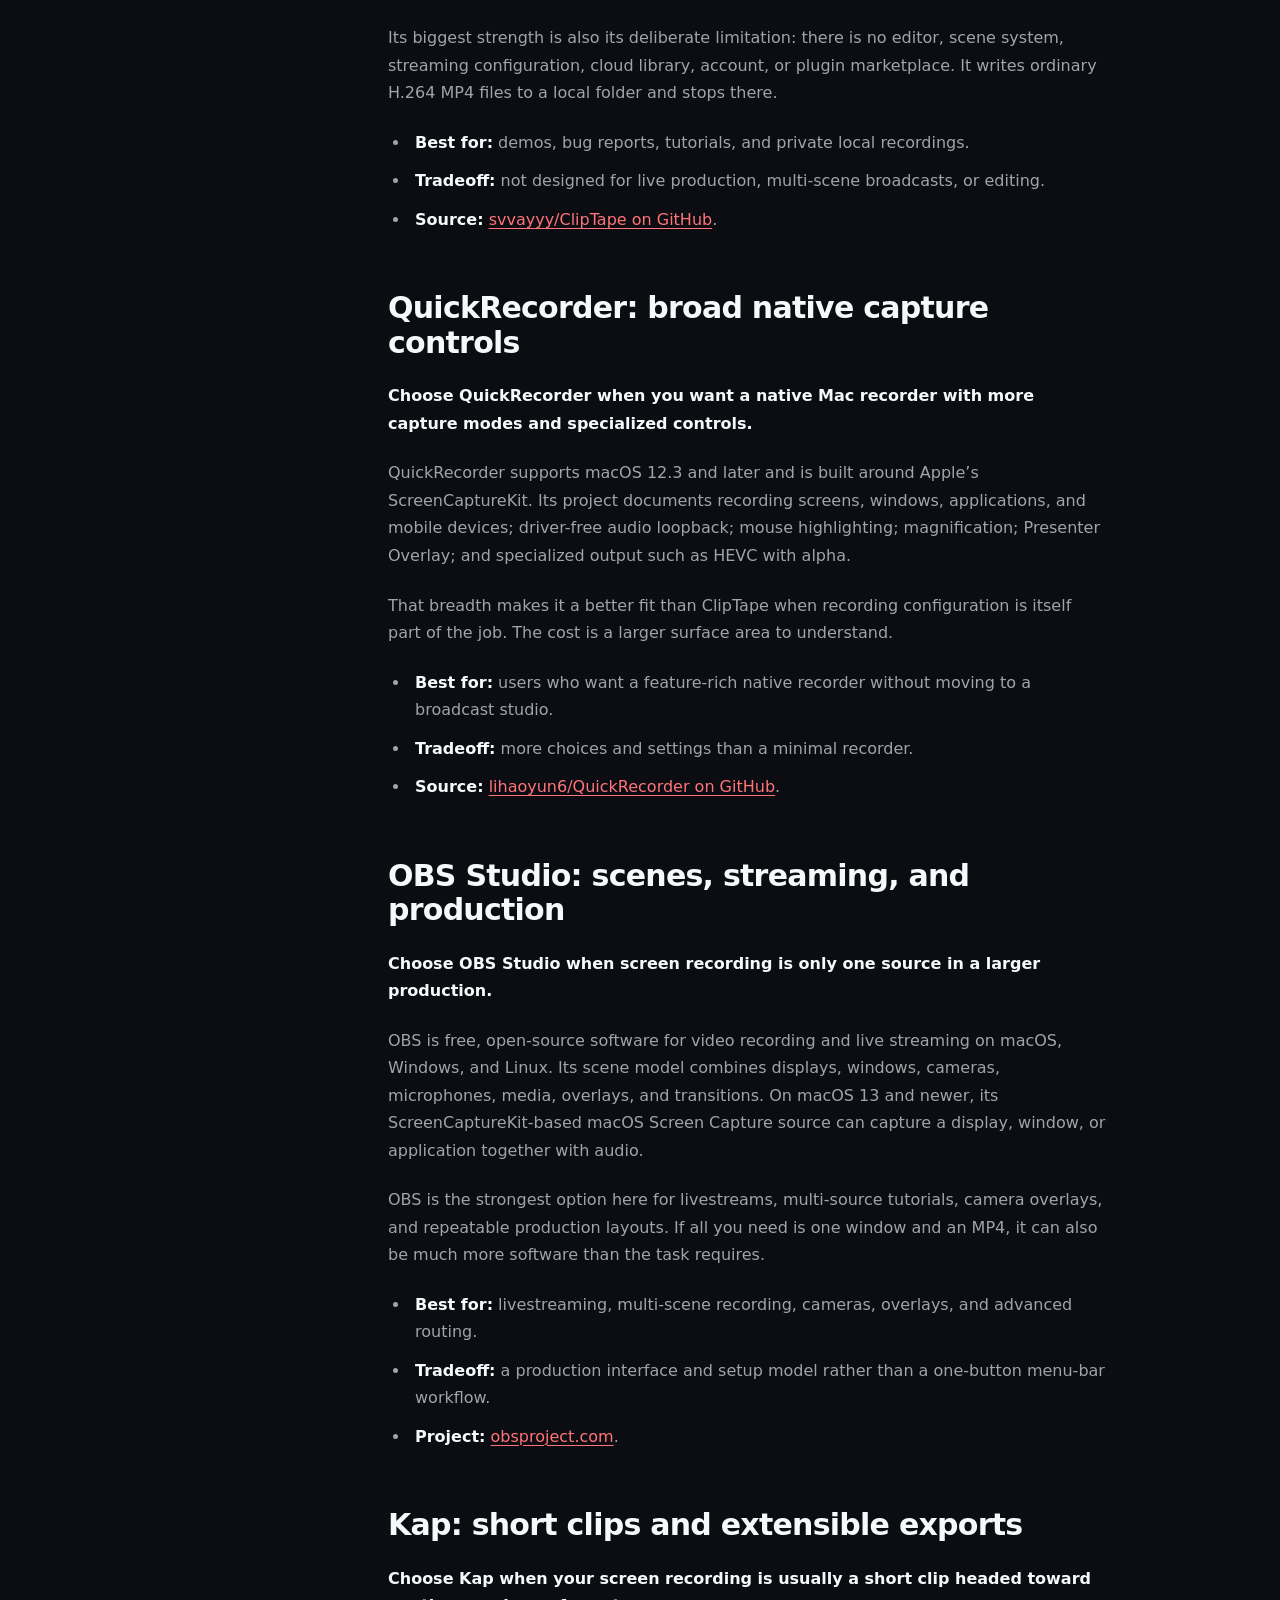
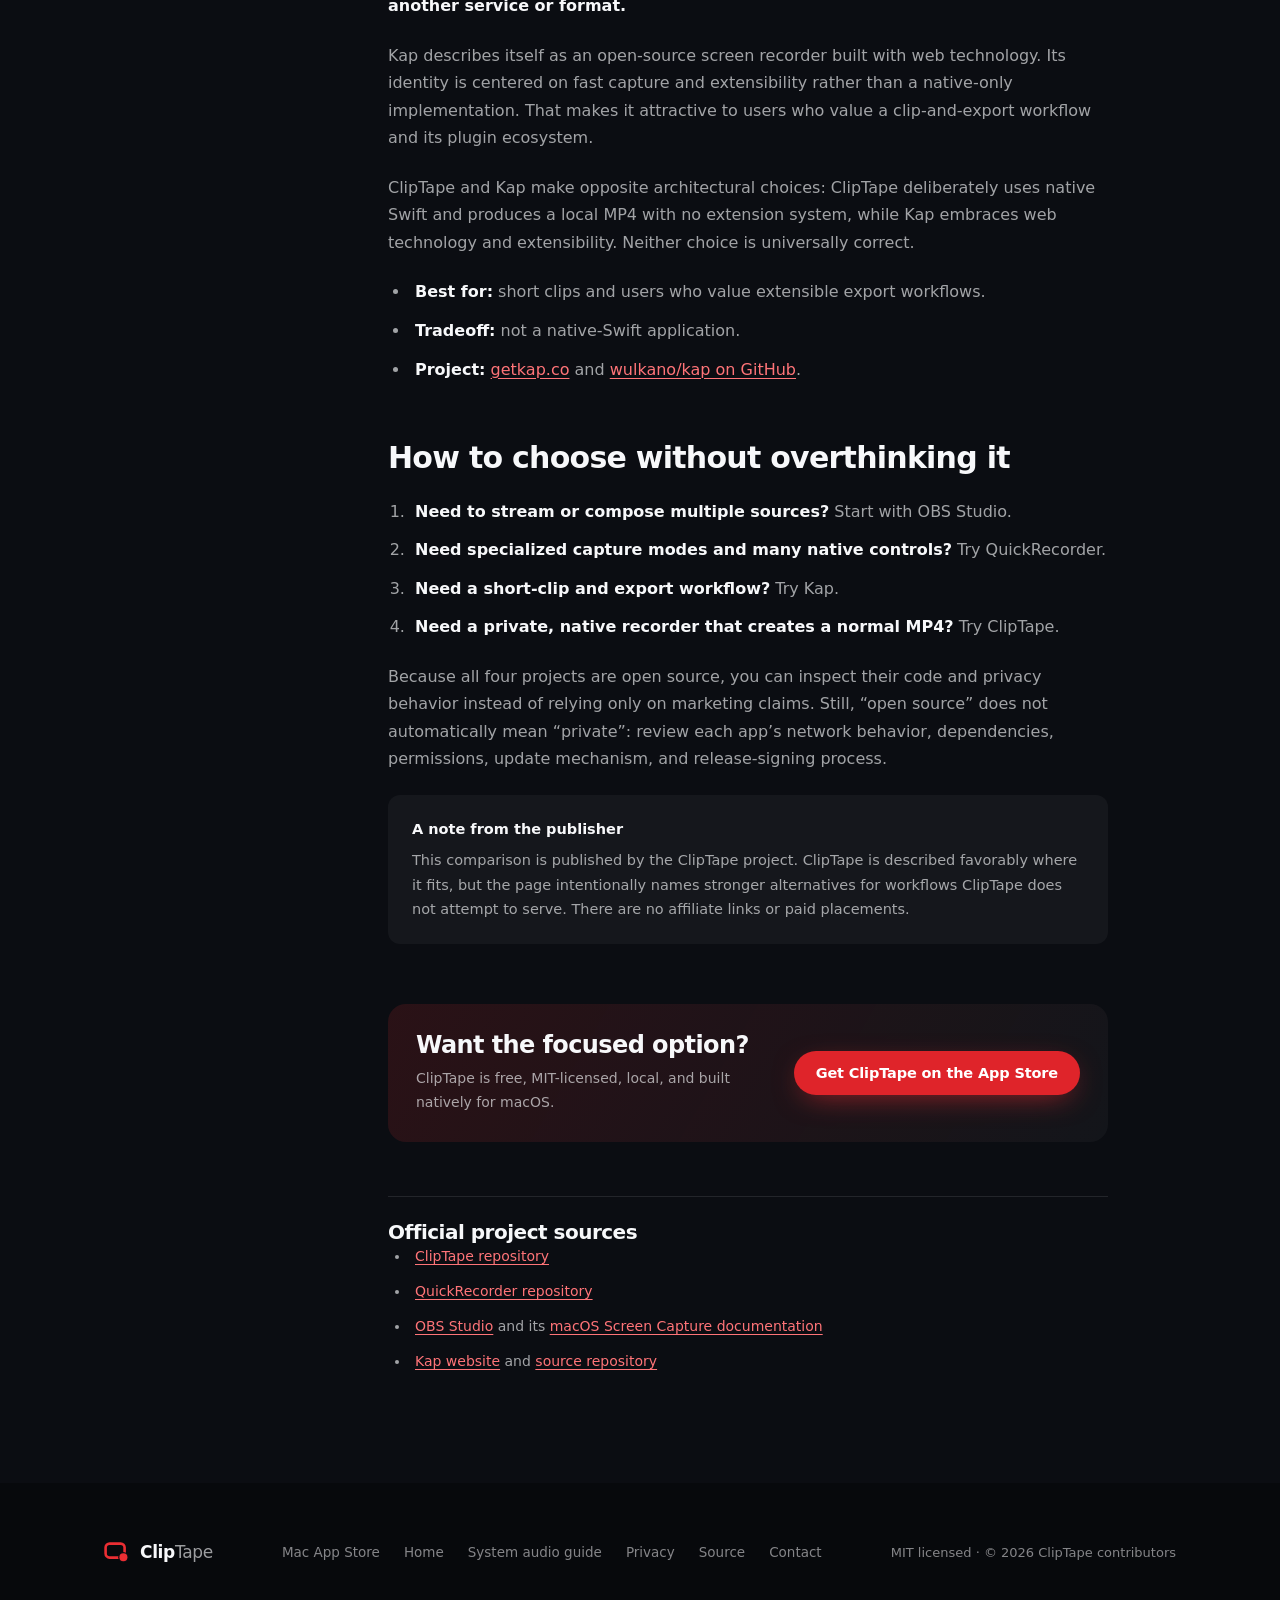
<file: docs/open-source-macos-screen-recorders.html>
<!DOCTYPE html>
<html lang="en">
<head>
<meta charset="utf-8">
<meta name="viewport" content="width=device-width,initial-scale=1">
<title>Open-Source macOS Screen Recorders: An Honest Comparison</title>
<meta name="description" content="Compare ClipTape, QuickRecorder, OBS Studio, and Kap for simple Mac capture, advanced recording, streaming, and short clips.">
<meta name="theme-color" content="#0b0d12">
<link rel="canonical" href="https://svvayyy.github.io/ClipTape/open-source-macos-screen-recorders.html">
<link rel="icon" type="image/png" sizes="32x32" href="assets/favicon-32.png">
<link rel="icon" type="image/png" sizes="128x128" href="assets/favicon-128.png">
<link rel="apple-touch-icon" href="assets/icon-256.png">
<meta property="og:type" content="article">
<meta property="og:site_name" content="ClipTape">
<meta property="og:title" content="Open-Source macOS Screen Recorders: An Honest Comparison">
<meta property="og:description" content="Four good open-source recorders, four different jobs. Compare them before installing one.">
<meta property="og:url" content="https://svvayyy.github.io/ClipTape/open-source-macos-screen-recorders.html">
<meta property="og:image" content="https://svvayyy.github.io/ClipTape/assets/og-image.jpg">
<meta property="article:published_time" content="2026-08-02">
<meta property="article:modified_time" content="2026-08-02">
<meta name="twitter:card" content="summary_large_image">
<meta name="twitter:title" content="Open-Source macOS Screen Recorders: An Honest Comparison">
<meta name="twitter:description" content="Compare native capture, advanced tools, streaming workflows, and short-clip recorders for Mac.">
<meta name="twitter:image" content="https://svvayyy.github.io/ClipTape/assets/og-image.jpg">
<script type="application/ld+json">
{
  "@context": "https://schema.org",
  "@type": "TechArticle",
  "headline": "Open-Source macOS Screen Recorders: An Honest Comparison",
  "description": "A practical comparison of ClipTape, QuickRecorder, OBS Studio, and Kap for different Mac screen-recording workflows.",
  "datePublished": "2026-08-02",
  "dateModified": "2026-08-02",
  "mainEntityOfPage": "https://svvayyy.github.io/ClipTape/open-source-macos-screen-recorders.html",
  "image": "https://svvayyy.github.io/ClipTape/assets/og-image.jpg",
  "author": {
    "@type": "Organization",
    "name": "ClipTape contributors",
    "url": "https://github.com/svvayyy/ClipTape/graphs/contributors"
  },
  "publisher": {
    "@type": "Organization",
    "name": "ClipTape",
    "url": "https://svvayyy.github.io/ClipTape/",
    "logo": {
      "@type": "ImageObject",
      "url": "https://svvayyy.github.io/ClipTape/assets/icon-1024.png"
    }
  }
}
</script>
<link rel="stylesheet" href="assets/site.css">
</head>
<body>
<div class="bg-field"></div>
<div class="grain"></div>

<div class="chrome" id="chrome">
  <div class="chrome-scrim"></div>
  <div class="chrome-inner">
    <div class="chrome-surface" aria-hidden="true"></div>
    <header class="chrome-bar">
      <a class="brand" href="index.html" aria-label="ClipTape home">
        <span class="mark" aria-hidden="true"><svg viewBox="0 0 26 22" fill="none"><rect x="1.6" y="1.6" width="19" height="14" rx="4" stroke="#eb2e33" stroke-width="2.6"/><circle cx="19.4" cy="15.2" r="5.2" fill="#0b0d12"/><circle cx="19.4" cy="15.2" r="4" fill="#eb2e33"/></svg></span>
        <span>Clip<em>Tape</em></span>
      </a>
      <nav class="chrome-nav" aria-label="Primary navigation">
        <a class="dd-trigger" href="index.html#features">Product</a>
        <a class="dd-trigger" href="record-mac-screen-with-system-audio.html">System audio guide</a>
        <a class="dd-trigger" href="open-source-macos-screen-recorders.html" aria-current="page">Compare recorders</a>
      </nav>
      <div class="chrome-actions">
        <a class="star-pill" href="https://github.com/svvayyy/ClipTape" rel="noopener">
          <span class="sr-only">View ClipTape on GitHub, </span>
          <svg class="gh" viewBox="0 0 24 24" fill="currentColor" aria-hidden="true"><path d="M12 .297c-6.63 0-12 5.373-12 12 0 5.303 3.438 9.8 8.205 11.385.6.113.82-.258.82-.577 0-.285-.01-1.04-.015-2.04-3.338.724-4.042-1.61-4.042-1.61C4.422 18.07 3.633 17.7 3.633 17.7c-1.087-.744.084-.729.084-.729 1.205.084 1.838 1.236 1.838 1.236 1.07 1.835 2.809 1.305 3.495.998.108-.776.417-1.305.76-1.605-2.665-.3-5.466-1.332-5.466-5.93 0-1.31.465-2.38 1.235-3.22-.135-.303-.54-1.523.105-3.176 0 0 1.005-.322 3.3 1.23.96-.267 1.98-.399 3-.405 1.02.006 2.04.138 3 .405 2.28-1.552 3.285-1.23 3.285-1.23.645 1.653.24 2.873.12 3.176.765.84 1.23 1.91 1.23 3.22 0 4.61-2.805 5.625-5.475 5.92.42.36.81 1.096.81 2.22 0 1.606-.015 2.896-.015 3.286 0 .315.21.69.825.57C20.565 22.092 24 17.592 24 12.297c0-6.627-5.373-12-12-12"/></svg>
          <span class="count"><svg viewBox="0 0 24 24" fill="none" stroke="currentColor" stroke-width="1.8" aria-hidden="true"><path d="m12 2 3.09 6.26L22 9.27l-5 4.87 1.18 6.88L12 17.77l-6.18 3.25L7 14.14 2 9.27l6.91-1.01L12 2Z"/></svg><span class="n" data-stars></span></span>
        </a>
        <button class="menu-btn" type="button" aria-expanded="false" aria-label="Open navigation menu"><span></span></button>
      </div>
      <nav class="chrome-mobile" aria-label="Mobile navigation">
        <a href="index.html">ClipTape home</a>
        <a href="index.html#features">Features</a>
        <a href="record-mac-screen-with-system-audio.html">System audio guide</a>
        <a href="open-source-macos-screen-recorders.html" aria-current="page">Compare recorders</a>
        <a href="privacy.html">Privacy</a>
        <a href="https://github.com/svvayyy/ClipTape" rel="noopener">Source</a>
      </nav>
    </header>
  </div>
</div>

<main id="top">
  <header class="article-hero">
    <div class="wrap article-hero-inner">
      <div class="article-kicker"><span>Open-source comparison</span><span>macOS</span></div>
      <h1>Open-source screen recorders for macOS</h1>
      <p class="article-dek">ClipTape, QuickRecorder, OBS Studio, and Kap are all legitimate choices. The right one depends on whether you need a simple local recording, a deep native toolset, a production studio, or a shareable clip.</p>
      <div class="article-meta"><time datetime="2026-08-02">Updated August 2, 2026</time><span>9-minute read</span><span>No paid placements</span></div>
    </div>
  </header>

  <div class="wrap article-shell">
    <aside class="article-toc" aria-label="On this page">
      <strong>On this page</strong>
      <a href="#shortlist">The shortlist</a>
      <a href="#cliptape">ClipTape</a>
      <a href="#quickrecorder">QuickRecorder</a>
      <a href="#obs">OBS Studio</a>
      <a href="#kap">Kap</a>
      <a href="#choose">How to choose</a>
    </aside>

    <article class="article">
      <p class="answer">There is no single “best” open-source Mac screen recorder. Choose <strong>ClipTape</strong> for focused native capture, <strong>QuickRecorder</strong> for a broader native feature set, <strong>OBS Studio</strong> for scenes and streaming, or <strong>Kap</strong> for short clips and an extensible export workflow.</p>

      <h2 id="shortlist">The shortlist</h2>
      <div class="table-scroll" role="region" aria-label="Open-source macOS screen recorder comparison" tabindex="0">
      <table>
        <thead><tr><th>Recorder</th><th>Best fit</th><th>Approach</th></tr></thead>
        <tbody>
          <tr><td>ClipTape</td><td>Simple, private display or window recordings with system audio</td><td>Native Swift menu-bar app</td></tr>
          <tr><td>QuickRecorder</td><td>More capture modes and advanced native recording controls</td><td>ScreenCaptureKit-based Mac app</td></tr>
          <tr><td>OBS Studio</td><td>Streaming, scenes, cameras, overlays, and production workflows</td><td>Cross-platform recording studio</td></tr>
          <tr><td>Kap</td><td>Short clips and an extensible sharing/export workflow</td><td>Mac app built with web technology</td></tr>
        </tbody>
      </table>
      </div>
      <p>The comparison below is intentionally about fit rather than declaring a winner. Every project links to its own official site or repository so you can verify its current capabilities and source.</p>

      <h2 id="cliptape">ClipTape: focused native recording</h2>
      <p><strong>Choose ClipTape when the desired workflow is “press record, do the thing, press stop, keep the MP4.”</strong></p>
      <p>ClipTape is a native SwiftUI menu-bar app for macOS 15 and newer. It records a display or individual window with system audio and optional microphone input. It can pause without leaving the paused gap in the finished video, capture PNG screenshots, and save at the original resolution or a selected size down to 720p.</p>
      <p>Its biggest strength is also its deliberate limitation: there is no editor, scene system, streaming configuration, cloud library, account, or plugin marketplace. It writes ordinary H.264 MP4 files to a local folder and stops there.</p>
      <ul>
        <li><strong>Best for:</strong> demos, bug reports, tutorials, and private local recordings.</li>
        <li><strong>Tradeoff:</strong> not designed for live production, multi-scene broadcasts, or editing.</li>
        <li><strong>Source:</strong> <a href="https://github.com/svvayyy/ClipTape" rel="noopener">svvayyy/ClipTape on GitHub</a>.</li>
      </ul>

      <h2 id="quickrecorder">QuickRecorder: broad native capture controls</h2>
      <p><strong>Choose QuickRecorder when you want a native Mac recorder with more capture modes and specialized controls.</strong></p>
      <p>QuickRecorder supports macOS 12.3 and later and is built around Apple’s ScreenCaptureKit. Its project documents recording screens, windows, applications, and mobile devices; driver-free audio loopback; mouse highlighting; magnification; Presenter Overlay; and specialized output such as HEVC with alpha.</p>
      <p>That breadth makes it a better fit than ClipTape when recording configuration is itself part of the job. The cost is a larger surface area to understand.</p>
      <ul>
        <li><strong>Best for:</strong> users who want a feature-rich native recorder without moving to a broadcast studio.</li>
        <li><strong>Tradeoff:</strong> more choices and settings than a minimal recorder.</li>
        <li><strong>Source:</strong> <a href="https://github.com/lihaoyun6/QuickRecorder" rel="noopener">lihaoyun6/QuickRecorder on GitHub</a>.</li>
      </ul>

      <h2 id="obs">OBS Studio: scenes, streaming, and production</h2>
      <p><strong>Choose OBS Studio when screen recording is only one source in a larger production.</strong></p>
      <p>OBS is free, open-source software for video recording and live streaming on macOS, Windows, and Linux. Its scene model combines displays, windows, cameras, microphones, media, overlays, and transitions. On macOS 13 and newer, its ScreenCaptureKit-based macOS Screen Capture source can capture a display, window, or application together with audio.</p>
      <p>OBS is the strongest option here for livestreams, multi-source tutorials, camera overlays, and repeatable production layouts. If all you need is one window and an MP4, it can also be much more software than the task requires.</p>
      <ul>
        <li><strong>Best for:</strong> livestreaming, multi-scene recording, cameras, overlays, and advanced routing.</li>
        <li><strong>Tradeoff:</strong> a production interface and setup model rather than a one-button menu-bar workflow.</li>
        <li><strong>Project:</strong> <a href="https://obsproject.com/" rel="noopener">obsproject.com</a>.</li>
      </ul>

      <h2 id="kap">Kap: short clips and extensible exports</h2>
      <p><strong>Choose Kap when your screen recording is usually a short clip headed toward another service or format.</strong></p>
      <p>Kap describes itself as an open-source screen recorder built with web technology. Its identity is centered on fast capture and extensibility rather than a native-only implementation. That makes it attractive to users who value a clip-and-export workflow and its plugin ecosystem.</p>
      <p>ClipTape and Kap make opposite architectural choices: ClipTape deliberately uses native Swift and produces a local MP4 with no extension system, while Kap embraces web technology and extensibility. Neither choice is universally correct.</p>
      <ul>
        <li><strong>Best for:</strong> short clips and users who value extensible export workflows.</li>
        <li><strong>Tradeoff:</strong> not a native-Swift application.</li>
        <li><strong>Project:</strong> <a href="https://getkap.co/" rel="noopener">getkap.co</a> and <a href="https://github.com/wulkano/kap" rel="noopener">wulkano/kap on GitHub</a>.</li>
      </ul>

      <h2 id="choose">How to choose without overthinking it</h2>
      <ol>
        <li><strong>Need to stream or compose multiple sources?</strong> Start with OBS Studio.</li>
        <li><strong>Need specialized capture modes and many native controls?</strong> Try QuickRecorder.</li>
        <li><strong>Need a short-clip and export workflow?</strong> Try Kap.</li>
        <li><strong>Need a private, native recorder that creates a normal MP4?</strong> Try ClipTape.</li>
      </ol>
      <p>Because all four projects are open source, you can inspect their code and privacy behavior instead of relying only on marketing claims. Still, “open source” does not automatically mean “private”: review each app’s network behavior, dependencies, permissions, update mechanism, and release-signing process.</p>

      <div class="callout">
        <b>A note from the publisher</b>
        This comparison is published by the ClipTape project. ClipTape is described favorably where it fits, but the page intentionally names stronger alternatives for workflows ClipTape does not attempt to serve. There are no affiliate links or paid placements.
      </div>

      <div class="article-cta">
        <div>
          <h2>Want the focused option?</h2>
          <p>ClipTape is free, MIT-licensed, local, and built natively for macOS.</p>
        </div>
        <a class="btn btn-primary" href="https://apps.apple.com/us/app/cliptape-screen-recorder/id6795628398" rel="noopener">Get ClipTape on the App Store</a>
      </div>

      <section class="sources" aria-labelledby="sources-heading">
        <h2 id="sources-heading">Official project sources</h2>
        <ul>
          <li><a href="https://github.com/svvayyy/ClipTape" rel="noopener">ClipTape repository</a></li>
          <li><a href="https://github.com/lihaoyun6/QuickRecorder" rel="noopener">QuickRecorder repository</a></li>
          <li><a href="https://obsproject.com/" rel="noopener">OBS Studio</a> and its <a href="https://obsproject.com/kb/macos-screen-capture-source" rel="noopener">macOS Screen Capture documentation</a></li>
          <li><a href="https://getkap.co/" rel="noopener">Kap website</a> and <a href="https://github.com/wulkano/kap" rel="noopener">source repository</a></li>
        </ul>
      </section>
    </article>
  </div>
</main>

<footer>
  <div class="wrap foot">
    <a class="brand" href="index.html"><span class="mark" aria-hidden="true"><svg viewBox="0 0 26 22" fill="none"><rect x="1.6" y="1.6" width="19" height="14" rx="4" stroke="#eb2e33" stroke-width="2.6"/><circle cx="19.4" cy="15.2" r="5.2" fill="#0b0d12"/><circle cx="19.4" cy="15.2" r="4" fill="#eb2e33"/></svg></span><span>Clip<em>Tape</em></span></a>
    <div class="foot-links">
      <a href="https://apps.apple.com/us/app/cliptape-screen-recorder/id6795628398" rel="noopener">Mac App Store</a>
      <a href="index.html">Home</a>
      <a href="record-mac-screen-with-system-audio.html">System audio guide</a>
      <a href="privacy.html">Privacy</a>
      <a href="https://github.com/svvayyy/ClipTape" rel="noopener">Source</a>
      <a href="mailto:hello@swayyy.dev">Contact</a>
    </div>
    <div class="foot-legal">MIT licensed · © 2026 ClipTape contributors</div>
  </div>
</footer>
<script src="assets/site.js"></script>
</body>
</html>
</file>
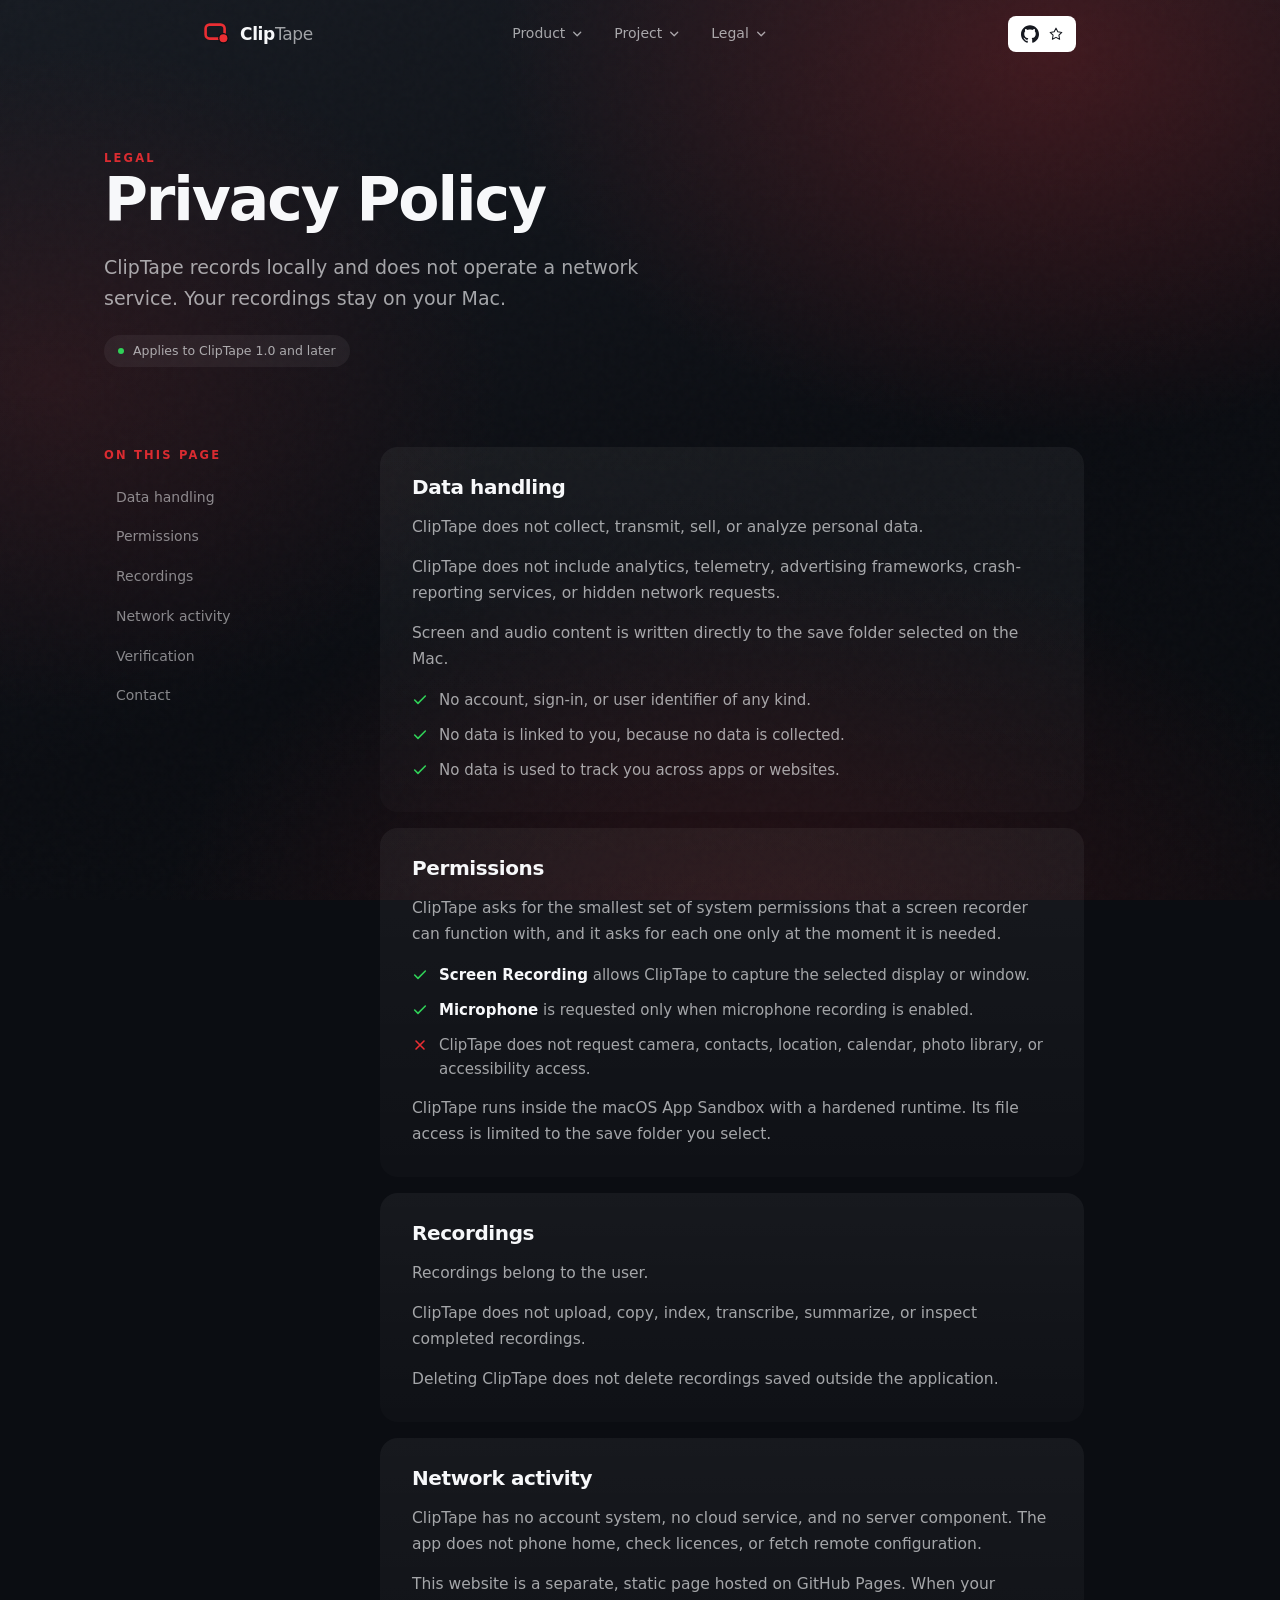
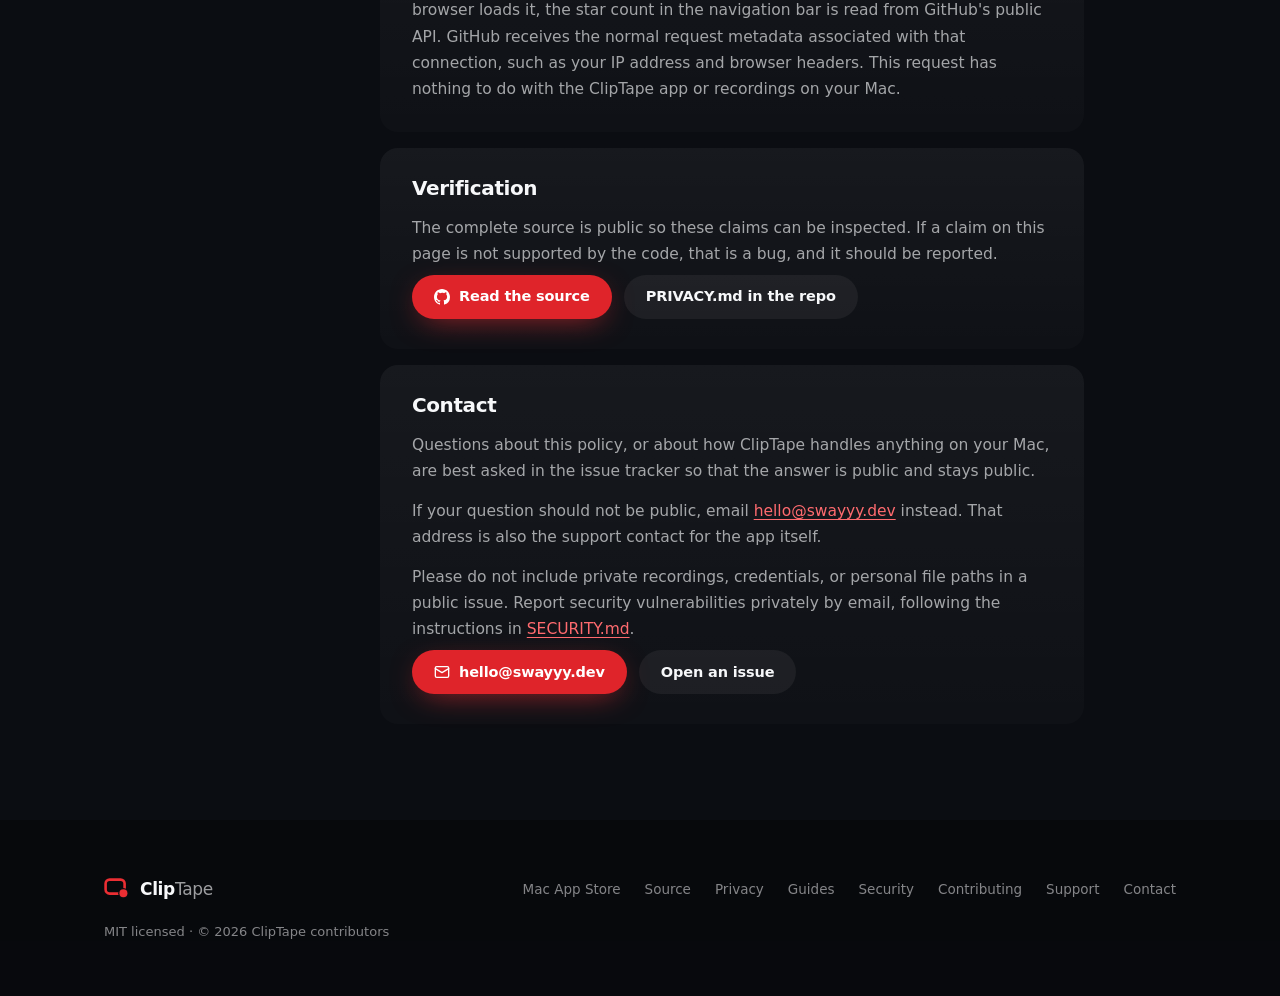
<file: docs/privacy.html>
<!DOCTYPE html>
<html lang="en">
<head>
<meta charset="utf-8">
<meta name="viewport" content="width=device-width,initial-scale=1">
<title>Privacy Policy · ClipTape</title>
<meta name="description" content="ClipTape records locally and does not operate a network service. No data collected, no telemetry, no account. Read the full ClipTape privacy policy.">
<meta name="theme-color" content="#0b0d12">
<link rel="canonical" href="https://svvayyy.github.io/ClipTape/privacy.html">
<link rel="icon" type="image/png" sizes="32x32" href="assets/favicon-32.png">
<link rel="icon" type="image/png" sizes="128x128" href="assets/favicon-128.png">
<link rel="apple-touch-icon" href="assets/icon-256.png">
<meta property="og:type" content="article">
<meta property="og:site_name" content="ClipTape">
<meta property="og:title" content="Privacy Policy · ClipTape">
<meta property="og:description" content="ClipTape records locally and does not operate a network service. No data collected, no telemetry, no account.">
<meta property="og:url" content="https://svvayyy.github.io/ClipTape/privacy.html">
<meta property="og:image" content="https://svvayyy.github.io/ClipTape/assets/og-image.jpg">
<meta name="twitter:card" content="summary_large_image">
<meta name="twitter:title" content="Privacy Policy · ClipTape">
<meta name="twitter:description" content="ClipTape records locally. No data collected, no telemetry, and no account.">
<meta name="twitter:image" content="https://svvayyy.github.io/ClipTape/assets/og-image.jpg">
<link rel="stylesheet" href="assets/site.css">
</head>
<body>

<div class="bg-field"></div>
<div class="grain"></div>

<div class="chrome" id="chrome">
  <div class="chrome-scrim"></div>
  <div class="chrome-inner">
    <div class="chrome-surface" aria-hidden="true"></div>
    <header class="chrome-bar">

      <a class="brand" href="index.html" aria-label="ClipTape home">
        <span class="mark" aria-hidden="true">
          <svg viewBox="0 0 26 22" fill="none">
            <rect x="1.6" y="1.6" width="19" height="14" rx="4" stroke="#eb2e33" stroke-width="2.6"/>
            <circle cx="19.4" cy="15.2" r="5.2" fill="#0b0d12"/>
            <circle cx="19.4" cy="15.2" r="4" fill="#eb2e33"/>
          </svg>
        </span>
        <span>Clip<em>Tape</em></span>
      </a>

      <nav class="chrome-nav">
        <div class="dd" data-open="false">
          <button class="dd-trigger" type="button" aria-expanded="false" aria-haspopup="menu">
            Product
            <svg viewBox="0 0 24 24" fill="none" stroke="currentColor" stroke-width="2.2" stroke-linecap="round" stroke-linejoin="round" aria-hidden="true"><path d="m6 9 6 6 6-6"/></svg>
          </button>
          <div class="dd-menu" role="menu">
            <div class="dd-card">
              <a href="index.html#features">Features</a>
              <a href="index.html#control">Control</a>
              <a href="index.html#stack">Under the hood</a>
              <a href="index.html#guides">Guides</a>
            </div>
          </div>
        </div>

        <div class="dd" data-open="false">
          <button class="dd-trigger" type="button" aria-expanded="false" aria-haspopup="menu">
            Project
            <svg viewBox="0 0 24 24" fill="none" stroke="currentColor" stroke-width="2.2" stroke-linecap="round" stroke-linejoin="round" aria-hidden="true"><path d="m6 9 6 6 6-6"/></svg>
          </button>
          <div class="dd-menu" role="menu">
            <div class="dd-card">
              <a href="index.html#build">Build</a>
              <a href="https://github.com/svvayyy/ClipTape" rel="noopener">Source</a>
              <a href="https://github.com/svvayyy/ClipTape/issues" rel="noopener">Issues</a>
            </div>
          </div>
        </div>

        <div class="dd" data-open="false">
          <button class="dd-trigger" type="button" aria-expanded="false" aria-haspopup="menu">
            Legal
            <svg viewBox="0 0 24 24" fill="none" stroke="currentColor" stroke-width="2.2" stroke-linecap="round" stroke-linejoin="round" aria-hidden="true"><path d="m6 9 6 6 6-6"/></svg>
          </button>
          <div class="dd-menu" role="menu">
            <div class="dd-card">
              <a href="privacy.html">Privacy</a>
              <a href="https://github.com/svvayyy/ClipTape/blob/main/SECURITY.md" rel="noopener">Security</a>
              <a href="https://github.com/svvayyy/ClipTape/blob/main/LICENSE" rel="noopener">License</a>
            </div>
          </div>
        </div>
      </nav>

      <div class="chrome-actions">
        <a class="star-pill" href="https://github.com/svvayyy/ClipTape" rel="noopener">
          <span class="sr-only">View ClipTape on GitHub, </span>
          <svg class="gh" viewBox="0 0 24 24" fill="currentColor" aria-hidden="true"><path d="M12 .297c-6.63 0-12 5.373-12 12 0 5.303 3.438 9.8 8.205 11.385.6.113.82-.258.82-.577 0-.285-.01-1.04-.015-2.04-3.338.724-4.042-1.61-4.042-1.61C4.422 18.07 3.633 17.7 3.633 17.7c-1.087-.744.084-.729.084-.729 1.205.084 1.838 1.236 1.838 1.236 1.07 1.835 2.809 1.305 3.495.998.108-.776.417-1.305.76-1.605-2.665-.3-5.466-1.332-5.466-5.93 0-1.31.465-2.38 1.235-3.22-.135-.303-.54-1.523.105-3.176 0 0 1.005-.322 3.3 1.23.96-.267 1.98-.399 3-.405 1.02.006 2.04.138 3 .405 2.28-1.552 3.285-1.23 3.285-1.23.645 1.653.24 2.873.12 3.176.765.84 1.23 1.91 1.23 3.22 0 4.61-2.805 5.625-5.475 5.92.42.36.81 1.096.81 2.22 0 1.606-.015 2.896-.015 3.286 0 .315.21.69.825.57C20.565 22.092 24 17.592 24 12.297c0-6.627-5.373-12-12-12"/></svg>
          <span class="count">
            <svg viewBox="0 0 24 24" fill="none" stroke="currentColor" stroke-width="1.8" stroke-linecap="round" stroke-linejoin="round" aria-hidden="true"><path d="m12 2 3.09 6.26L22 9.27l-5 4.87 1.18 6.88L12 17.77l-6.18 3.25L7 14.14 2 9.27l6.91-1.01L12 2Z"/></svg>
            <span class="n" data-stars></span>
          </span>
        </a>

        <button class="menu-btn" type="button" aria-expanded="false" aria-label="Open navigation menu">
          <span></span>
        </button>
      </div>

      <nav class="chrome-mobile" aria-label="Mobile navigation">
        <a href="index.html#features">Features</a>
        <a href="index.html#control">Controls</a>
        <a href="index.html#stack">How it works</a>
        <a href="index.html#guides">Guides</a>
        <a href="index.html#build">Build ClipTape</a>
        <a href="privacy.html" aria-current="page">Privacy</a>
        <a href="https://github.com/svvayyy/ClipTape/issues" rel="noopener">Support</a>
      </nav>

    </header>
  </div>
</div>

<main id="top">

  <section class="legal">
    <div class="wrap">
      <div class="legal-head">
        <div class="kicker">Legal</div>
        <h1>Privacy Policy</h1>
        <p class="lede">ClipTape records locally and does not operate a network service. Your recordings stay on your Mac.</p>
        <div class="legal-updated"><i></i> Applies to ClipTape 1.0 and later</div>
      </div>
    </div>
  </section>

  <div class="wrap">
    <div class="legal-body">

      <aside class="legal-toc">
        <span>On this page</span>
        <a href="#data-handling">Data handling</a>
        <a href="#permissions">Permissions</a>
        <a href="#recordings">Recordings</a>
        <a href="#network">Network activity</a>
        <a href="#verification">Verification</a>
        <a href="#contact">Contact</a>
      </aside>

      <div class="legal-doc">

        <section class="legal-block rv" id="data-handling">
          <h2>Data handling</h2>
          <p>ClipTape does not collect, transmit, sell, or analyze personal data.</p>
          <p>ClipTape does not include analytics, telemetry, advertising frameworks, crash-reporting services, or hidden network requests.</p>
          <p>Screen and audio content is written directly to the save folder selected on the Mac.</p>
          <ul>
            <li><svg viewBox="0 0 24 24" fill="none" stroke="currentColor" stroke-width="2.4" stroke-linecap="round" stroke-linejoin="round"><path d="M20 6 9 17l-5-5"/></svg> No account, sign-in, or user identifier of any kind.</li>
            <li><svg viewBox="0 0 24 24" fill="none" stroke="currentColor" stroke-width="2.4" stroke-linecap="round" stroke-linejoin="round"><path d="M20 6 9 17l-5-5"/></svg> No data is linked to you, because no data is collected.</li>
            <li><svg viewBox="0 0 24 24" fill="none" stroke="currentColor" stroke-width="2.4" stroke-linecap="round" stroke-linejoin="round"><path d="M20 6 9 17l-5-5"/></svg> No data is used to track you across apps or websites.</li>
          </ul>
        </section>

        <section class="legal-block rv" id="permissions">
          <h2>Permissions</h2>
          <p>ClipTape asks for the smallest set of system permissions that a screen recorder can function with, and it asks for each one only at the moment it is needed.</p>
          <ul>
            <li><svg viewBox="0 0 24 24" fill="none" stroke="currentColor" stroke-width="2.4" stroke-linecap="round" stroke-linejoin="round"><path d="M20 6 9 17l-5-5"/></svg> <span><b>Screen Recording</b> allows ClipTape to capture the selected display or window.</span></li>
            <li><svg viewBox="0 0 24 24" fill="none" stroke="currentColor" stroke-width="2.4" stroke-linecap="round" stroke-linejoin="round"><path d="M20 6 9 17l-5-5"/></svg> <span><b>Microphone</b> is requested only when microphone recording is enabled.</span></li>
            <li class="no"><svg viewBox="0 0 24 24" fill="none" stroke="currentColor" stroke-width="2.4" stroke-linecap="round" stroke-linejoin="round"><path d="M18 6 6 18M6 6l12 12"/></svg> <span>ClipTape does not request camera, contacts, location, calendar, photo library, or accessibility access.</span></li>
          </ul>
          <p>ClipTape runs inside the macOS App Sandbox with a hardened runtime. Its file access is limited to the save folder you select.</p>
        </section>

        <section class="legal-block rv" id="recordings">
          <h2>Recordings</h2>
          <p>Recordings belong to the user.</p>
          <p>ClipTape does not upload, copy, index, transcribe, summarize, or inspect completed recordings.</p>
          <p>Deleting ClipTape does not delete recordings saved outside the application.</p>
        </section>

        <section class="legal-block rv" id="network">
          <h2>Network activity</h2>
          <p>ClipTape has no account system, no cloud service, and no server component. The app does not phone home, check licences, or fetch remote configuration.</p>
          <p>This website is a separate, static page hosted on GitHub Pages. When your browser loads it, the star count in the navigation bar is read from GitHub's public API. GitHub receives the normal request metadata associated with that connection, such as your IP address and browser headers. This request has nothing to do with the ClipTape app or recordings on your Mac.</p>
        </section>

        <section class="legal-block rv" id="verification">
          <h2>Verification</h2>
          <p>The complete source is public so these claims can be inspected. If a claim on this page is not supported by the code, that is a bug, and it should be reported.</p>
          <div class="legal-cta">
            <a class="btn btn-primary" href="https://github.com/svvayyy/ClipTape" rel="noopener">
              <svg width="16" height="16" viewBox="0 0 16 16" fill="currentColor" aria-hidden="true"><path d="M8 0C3.58 0 0 3.58 0 8c0 3.54 2.29 6.53 5.47 7.59.4.07.55-.17.55-.38 0-.19-.01-.82-.01-1.49-2.01.37-2.53-.49-2.69-.94-.09-.23-.48-.94-.82-1.13-.28-.15-.68-.52-.01-.53.63-.01 1.08.58 1.23.82.72 1.21 1.87.87 2.33.66.07-.52.28-.87.51-1.07-1.78-.2-3.64-.89-3.64-3.95 0-.87.31-1.59.82-2.15-.08-.2-.36-1.02.08-2.12 0 0 .67-.21 2.2.82a7.4 7.4 0 0 1 2-.27c.68 0 1.36.09 2 .27 1.53-1.04 2.2-.82 2.2-.82.44 1.1.16 1.92.08 2.12.51.56.82 1.27.82 2.15 0 3.07-1.87 3.75-3.65 3.95.29.25.54.73.54 1.48 0 1.07-.01 1.93-.01 2.2 0 .21.15.46.55.38A8.01 8.01 0 0 0 16 8c0-4.42-3.58-8-8-8Z"/></svg>
              Read the source
            </a>
            <a class="btn btn-ghost" href="https://github.com/svvayyy/ClipTape/blob/main/PRIVACY.md" rel="noopener">PRIVACY.md in the repo</a>
          </div>
        </section>

        <section class="legal-block rv" id="contact">
          <h2>Contact</h2>
          <p>Questions about this policy, or about how ClipTape handles anything on your Mac, are best asked in the issue tracker so that the answer is public and stays public.</p>
          <p>If your question should not be public, email <a href="mailto:hello@swayyy.dev">hello@swayyy.dev</a> instead. That address is also the support contact for the app itself.</p>
          <p>Please do not include private recordings, credentials, or personal file paths in a public issue. Report security vulnerabilities privately by email, following the instructions in <a href="https://github.com/svvayyy/ClipTape/blob/main/SECURITY.md" rel="noopener">SECURITY.md</a>.</p>
          <div class="legal-cta">
            <a class="btn btn-primary" href="mailto:hello@swayyy.dev">
              <svg width="16" height="16" viewBox="0 0 24 24" fill="none" stroke="currentColor" stroke-width="2" stroke-linecap="round" stroke-linejoin="round" aria-hidden="true"><rect x="2" y="4" width="20" height="16" rx="2"/><path d="m2 7 10 6 10-6"/></svg>
              hello@swayyy.dev
            </a>
            <a class="btn btn-ghost" href="https://github.com/svvayyy/ClipTape/issues" rel="noopener">Open an issue</a>
          </div>
        </section>

      </div>
    </div>
  </div>

</main>

<footer>
  <div class="wrap foot">
    <a class="brand" href="index.html">
      <span class="mark" aria-hidden="true">
        <svg viewBox="0 0 26 22" fill="none">
          <rect x="1.6" y="1.6" width="19" height="14" rx="4" stroke="#eb2e33" stroke-width="2.6"/>
          <circle cx="19.4" cy="15.2" r="5.2" fill="#0b0d12"/>
          <circle cx="19.4" cy="15.2" r="4" fill="#eb2e33"/>
        </svg>
      </span>
      <span>Clip<em>Tape</em></span>
    </a>
    <div class="foot-links">
      <a href="https://apps.apple.com/us/app/cliptape-screen-recorder/id6795628398" rel="noopener">Mac App Store</a>
      <a href="https://github.com/svvayyy/ClipTape" rel="noopener">Source</a>
      <a href="privacy.html">Privacy</a>
      <a href="index.html#guides">Guides</a>
      <a href="https://github.com/svvayyy/ClipTape/blob/main/SECURITY.md" rel="noopener">Security</a>
      <a href="https://github.com/svvayyy/ClipTape/blob/main/CONTRIBUTING.md" rel="noopener">Contributing</a>
      <a href="https://github.com/svvayyy/ClipTape/issues" rel="noopener">Support</a>
      <a href="mailto:hello@swayyy.dev">Contact</a>
    </div>
    <div class="foot-legal">MIT licensed · © 2026 ClipTape contributors</div>
  </div>
</footer>

<script src="assets/site.js"></script>
</body>
</html>
</file>
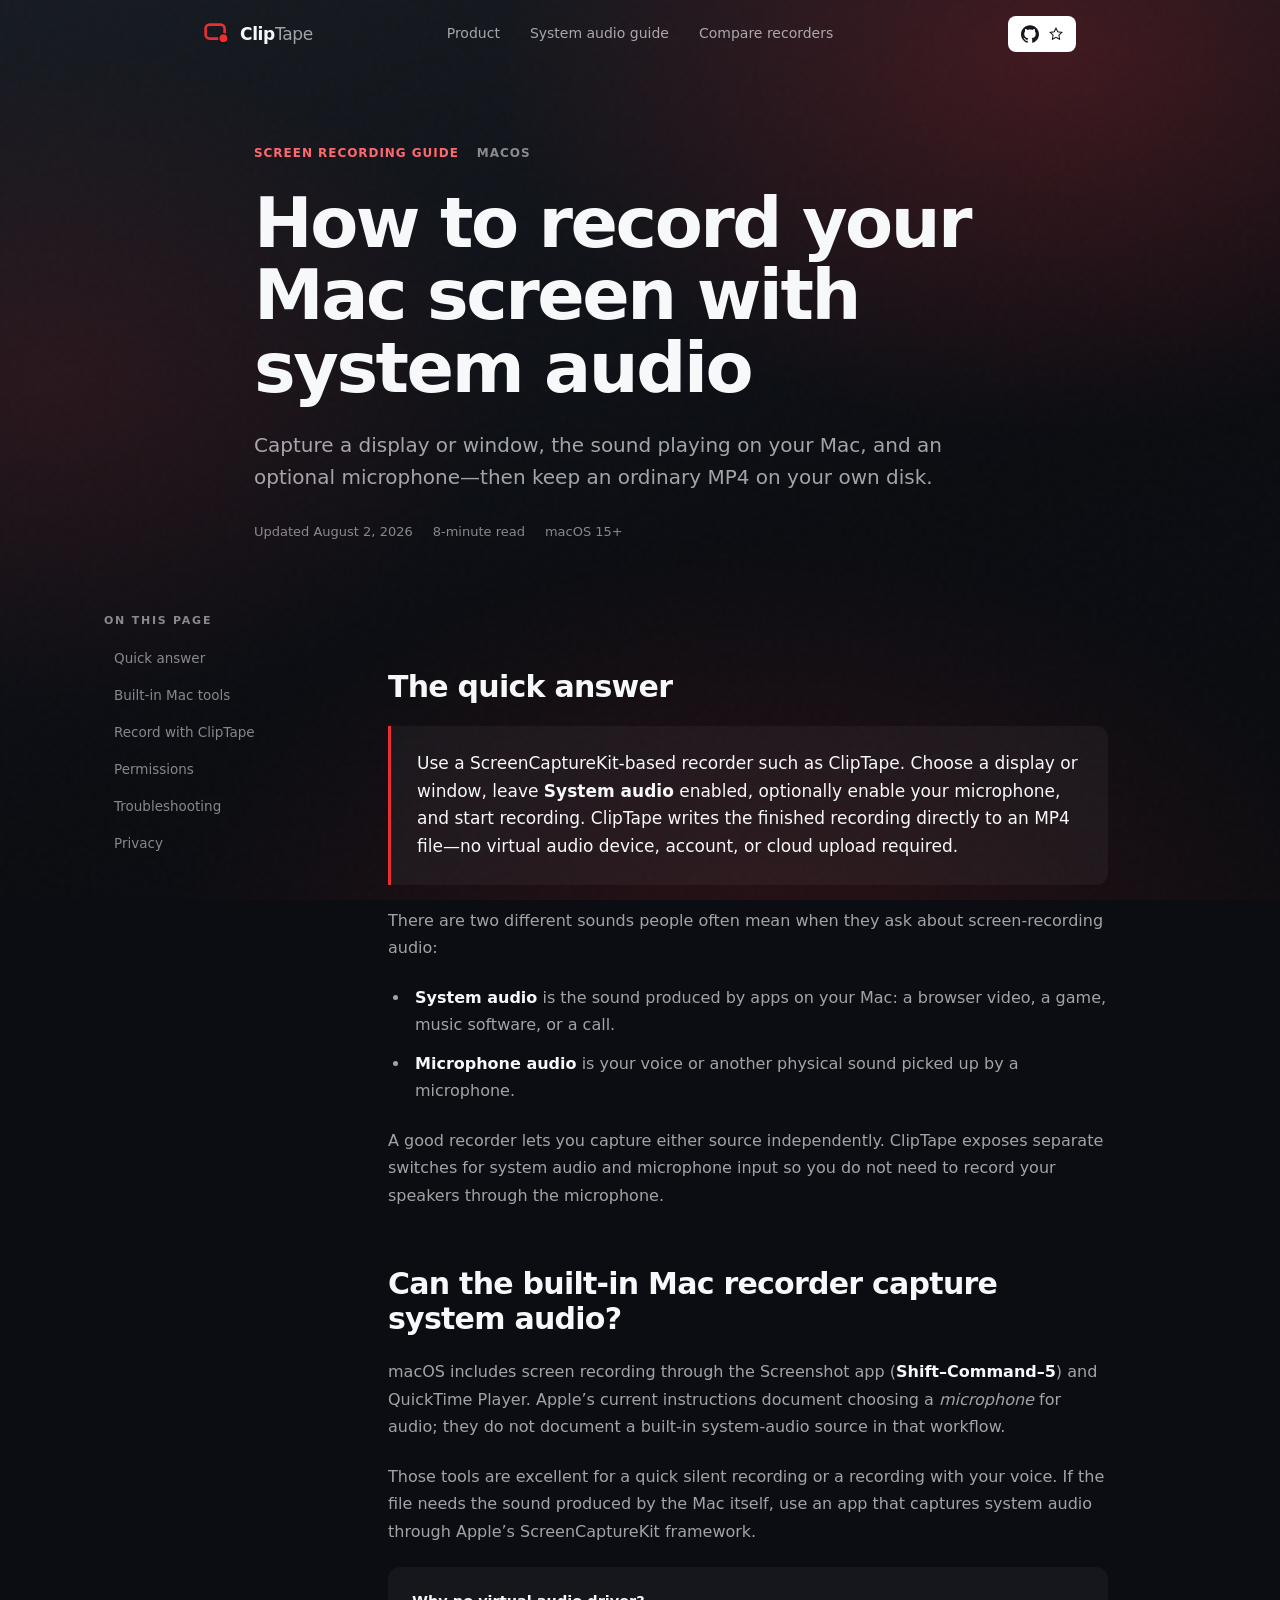
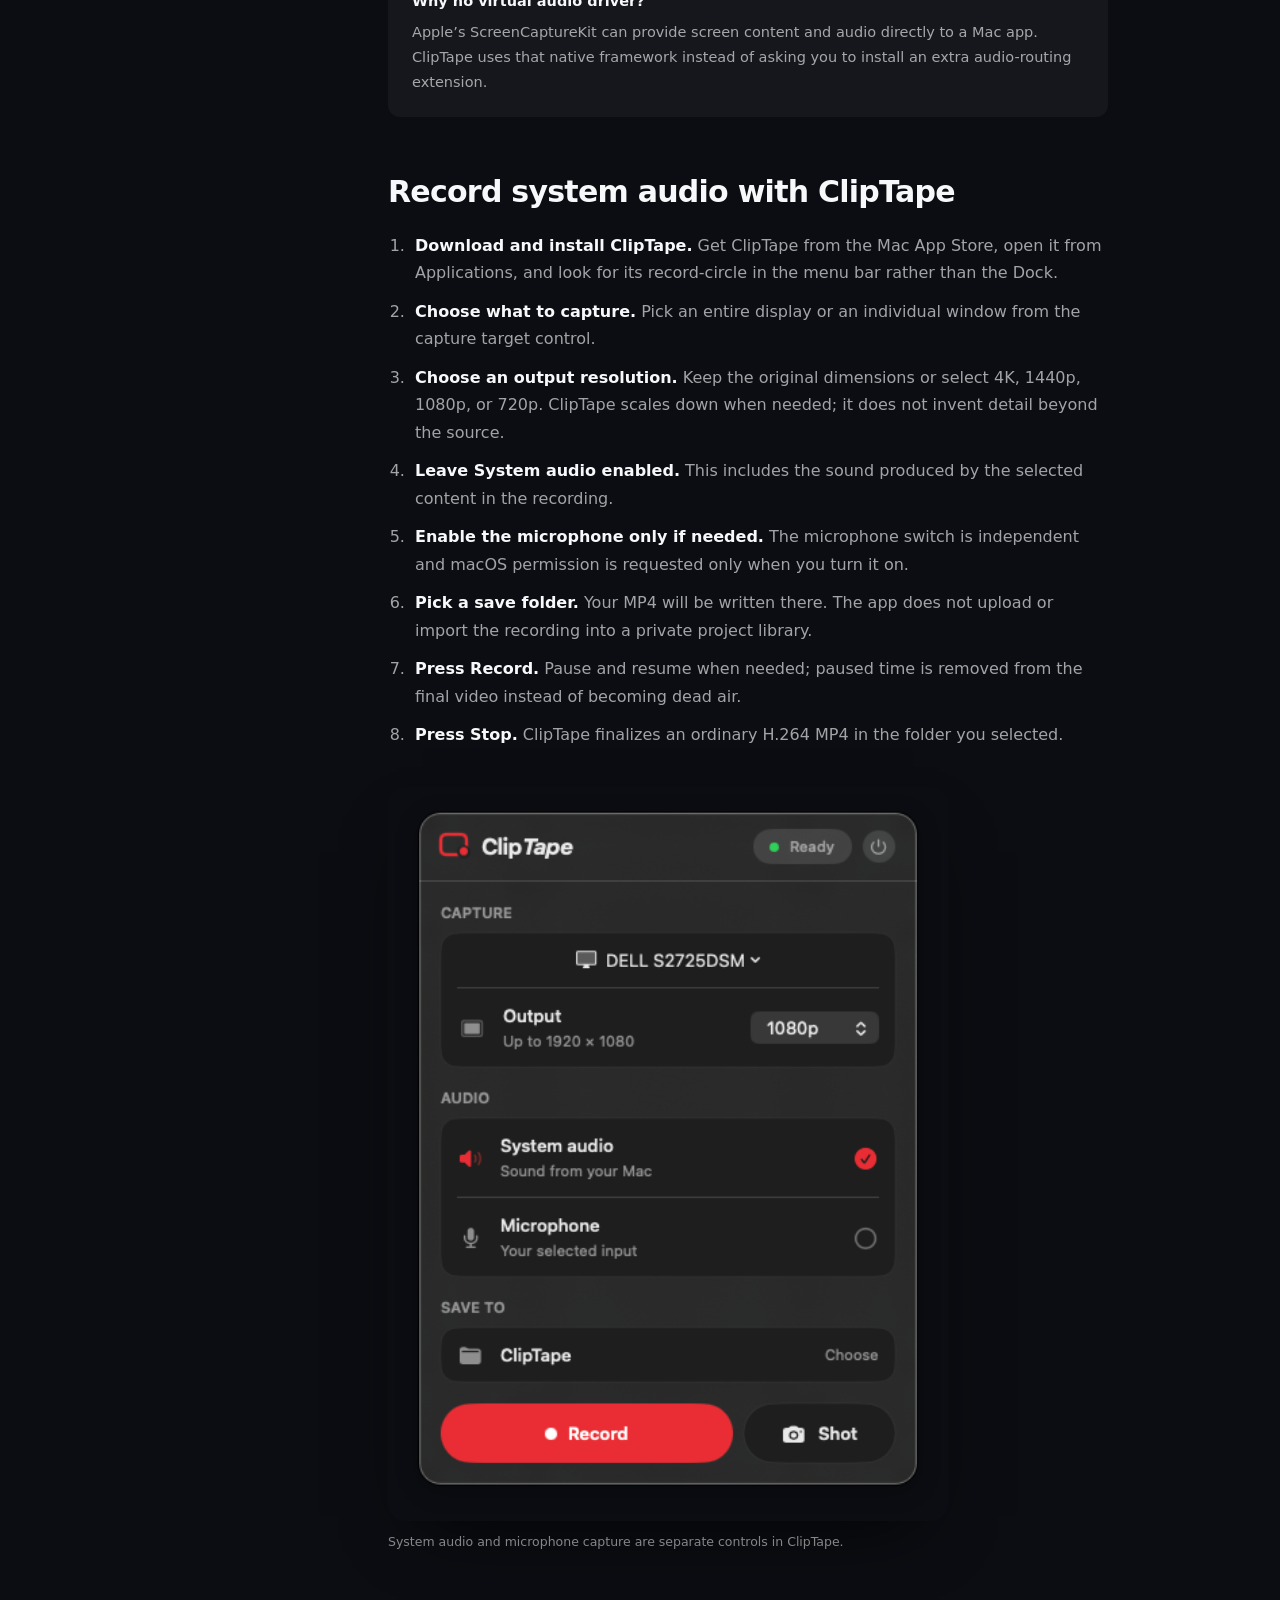
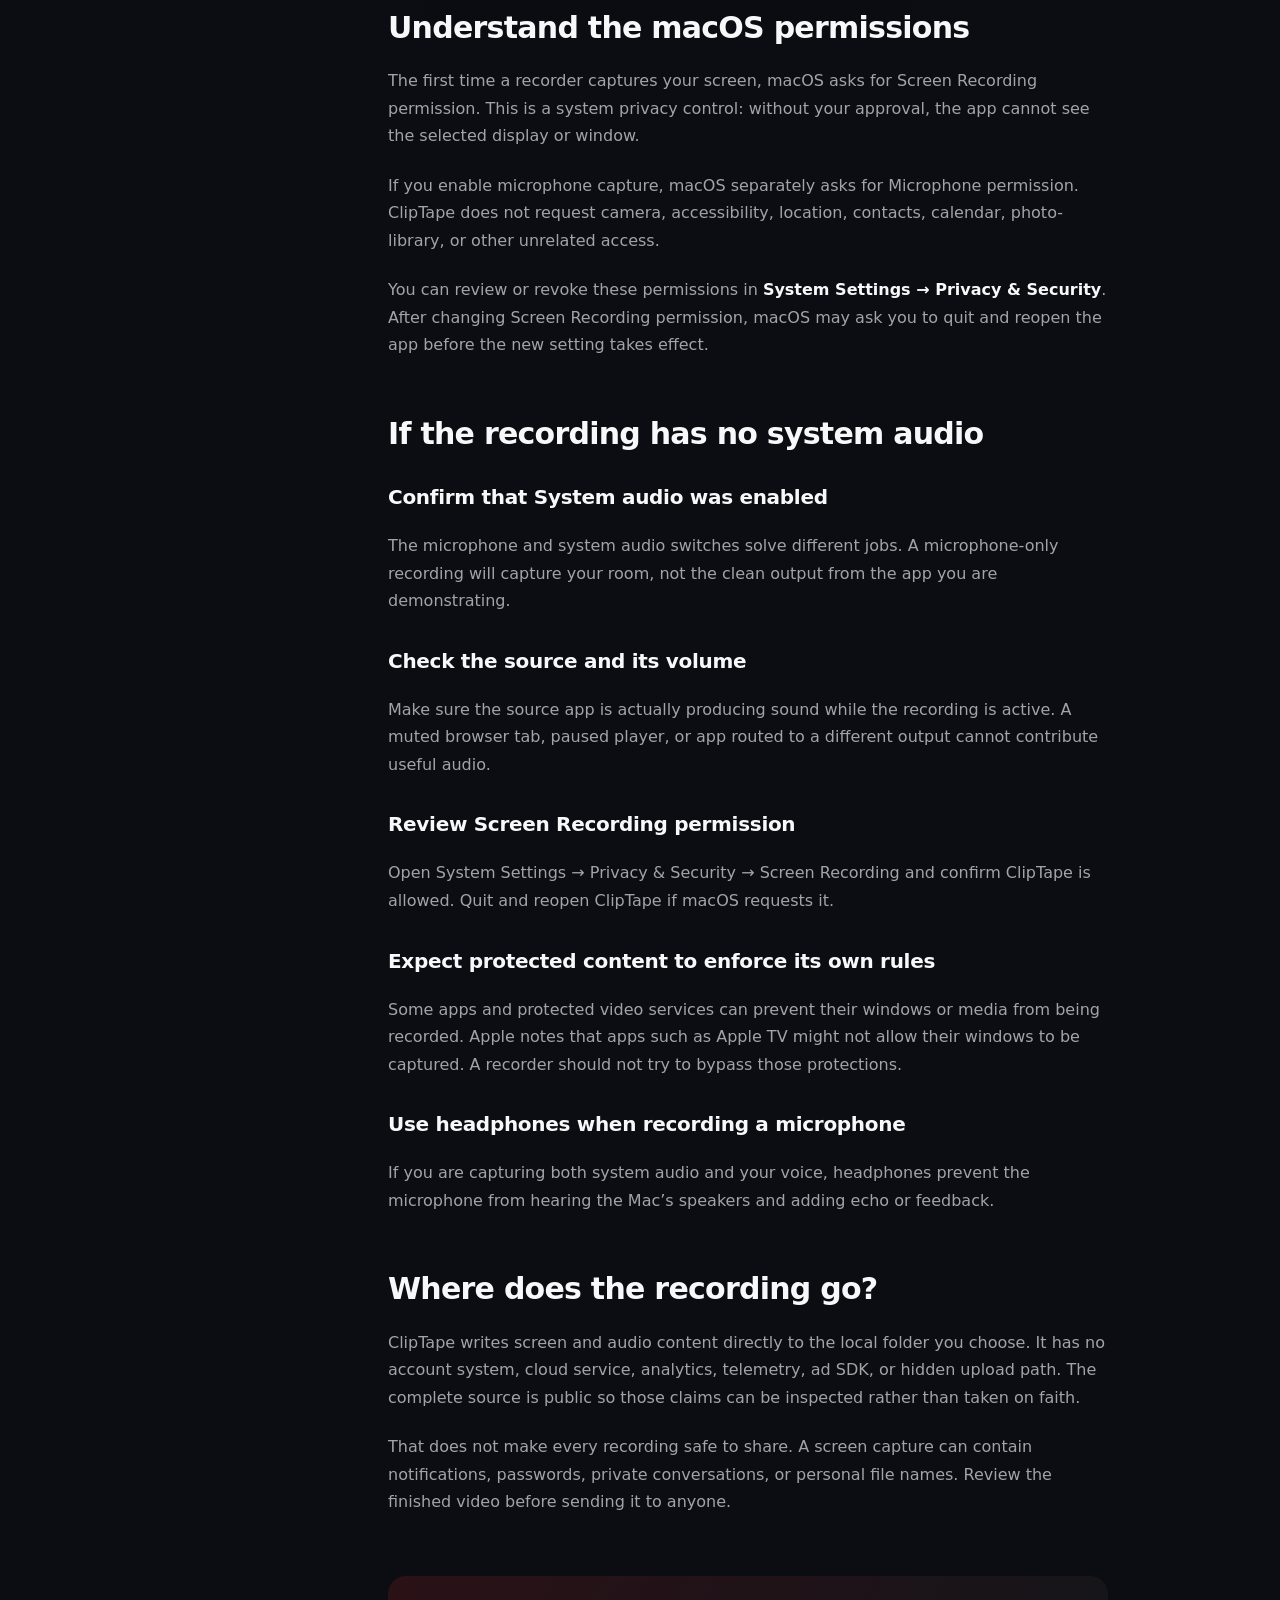
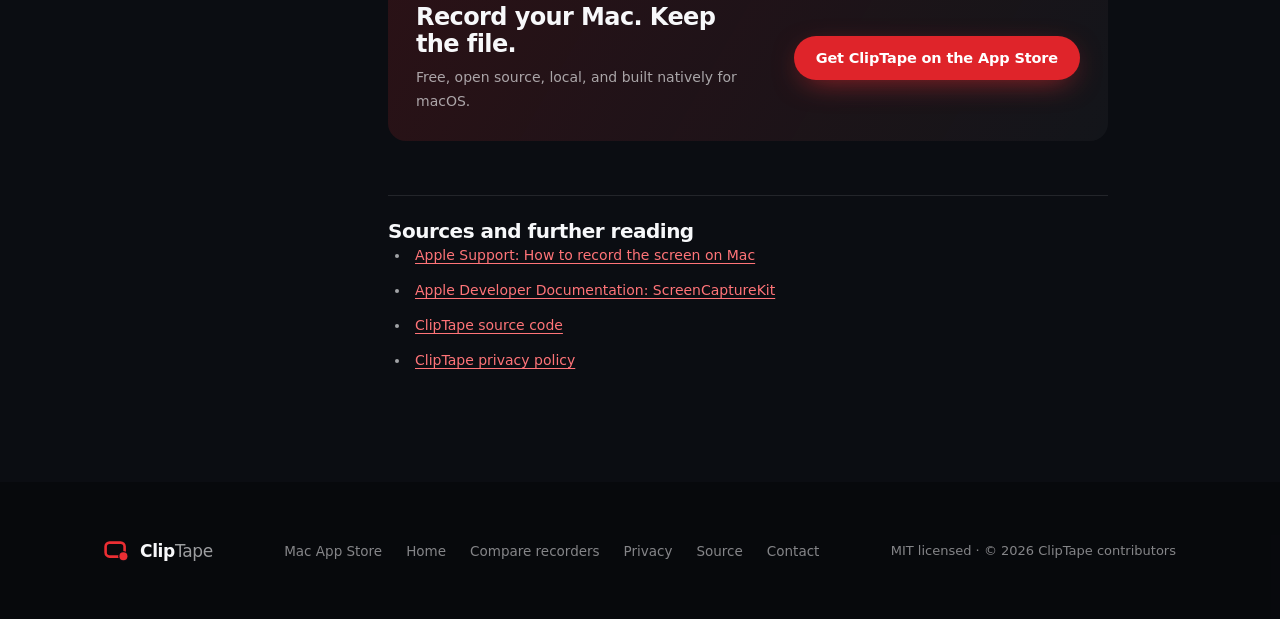
<file: docs/record-mac-screen-with-system-audio.html>
<!DOCTYPE html>
<html lang="en">
<head>
<meta charset="utf-8">
<meta name="viewport" content="width=device-width,initial-scale=1">
<title>How to Record Your Mac Screen With System Audio | ClipTape</title>
<meta name="description" content="Record your Mac screen with system audio, optional microphone input, and local MP4 output. A clear step-by-step guide with no virtual audio driver required.">
<meta name="theme-color" content="#0b0d12">
<link rel="canonical" href="https://svvayyy.github.io/ClipTape/record-mac-screen-with-system-audio.html">
<link rel="icon" type="image/png" sizes="32x32" href="assets/favicon-32.png">
<link rel="icon" type="image/png" sizes="128x128" href="assets/favicon-128.png">
<link rel="apple-touch-icon" href="assets/icon-256.png">
<meta property="og:type" content="article">
<meta property="og:site_name" content="ClipTape">
<meta property="og:title" content="How to Record Your Mac Screen With System Audio">
<meta property="og:description" content="A direct, private way to capture a display or window and the sound playing on your Mac.">
<meta property="og:url" content="https://svvayyy.github.io/ClipTape/record-mac-screen-with-system-audio.html">
<meta property="og:image" content="https://svvayyy.github.io/ClipTape/assets/og-image.jpg">
<meta property="article:published_time" content="2026-08-02">
<meta property="article:modified_time" content="2026-08-02">
<meta name="twitter:card" content="summary_large_image">
<meta name="twitter:title" content="How to Record Your Mac Screen With System Audio">
<meta name="twitter:description" content="Capture a display or window, system audio, and an optional microphone on macOS.">
<meta name="twitter:image" content="https://svvayyy.github.io/ClipTape/assets/og-image.jpg">
<script type="application/ld+json">
{
  "@context": "https://schema.org",
  "@type": "TechArticle",
  "headline": "How to Record Your Mac Screen With System Audio",
  "description": "A step-by-step guide to recording a Mac display or window with system audio and optional microphone input.",
  "datePublished": "2026-08-02",
  "dateModified": "2026-08-02",
  "mainEntityOfPage": "https://svvayyy.github.io/ClipTape/record-mac-screen-with-system-audio.html",
  "image": "https://svvayyy.github.io/ClipTape/assets/og-image.jpg",
  "author": {
    "@type": "Organization",
    "name": "ClipTape contributors",
    "url": "https://github.com/svvayyy/ClipTape/graphs/contributors"
  },
  "publisher": {
    "@type": "Organization",
    "name": "ClipTape",
    "url": "https://svvayyy.github.io/ClipTape/",
    "logo": {
      "@type": "ImageObject",
      "url": "https://svvayyy.github.io/ClipTape/assets/icon-1024.png"
    }
  }
}
</script>
<link rel="stylesheet" href="assets/site.css">
</head>
<body>
<div class="bg-field"></div>
<div class="grain"></div>

<div class="chrome" id="chrome">
  <div class="chrome-scrim"></div>
  <div class="chrome-inner">
    <div class="chrome-surface" aria-hidden="true"></div>
    <header class="chrome-bar">
      <a class="brand" href="index.html" aria-label="ClipTape home">
        <span class="mark" aria-hidden="true">
          <svg viewBox="0 0 26 22" fill="none"><rect x="1.6" y="1.6" width="19" height="14" rx="4" stroke="#eb2e33" stroke-width="2.6"/><circle cx="19.4" cy="15.2" r="5.2" fill="#0b0d12"/><circle cx="19.4" cy="15.2" r="4" fill="#eb2e33"/></svg>
        </span>
        <span>Clip<em>Tape</em></span>
      </a>
      <nav class="chrome-nav" aria-label="Primary navigation">
        <a class="dd-trigger" href="index.html#features">Product</a>
        <a class="dd-trigger" href="record-mac-screen-with-system-audio.html" aria-current="page">System audio guide</a>
        <a class="dd-trigger" href="open-source-macos-screen-recorders.html">Compare recorders</a>
      </nav>
      <div class="chrome-actions">
        <a class="star-pill" href="https://github.com/svvayyy/ClipTape" rel="noopener">
          <span class="sr-only">View ClipTape on GitHub, </span>
          <svg class="gh" viewBox="0 0 24 24" fill="currentColor" aria-hidden="true"><path d="M12 .297c-6.63 0-12 5.373-12 12 0 5.303 3.438 9.8 8.205 11.385.6.113.82-.258.82-.577 0-.285-.01-1.04-.015-2.04-3.338.724-4.042-1.61-4.042-1.61C4.422 18.07 3.633 17.7 3.633 17.7c-1.087-.744.084-.729.084-.729 1.205.084 1.838 1.236 1.838 1.236 1.07 1.835 2.809 1.305 3.495.998.108-.776.417-1.305.76-1.605-2.665-.3-5.466-1.332-5.466-5.93 0-1.31.465-2.38 1.235-3.22-.135-.303-.54-1.523.105-3.176 0 0 1.005-.322 3.3 1.23.96-.267 1.98-.399 3-.405 1.02.006 2.04.138 3 .405 2.28-1.552 3.285-1.23 3.285-1.23.645 1.653.24 2.873.12 3.176.765.84 1.23 1.91 1.23 3.22 0 4.61-2.805 5.625-5.475 5.92.42.36.81 1.096.81 2.22 0 1.606-.015 2.896-.015 3.286 0 .315.21.69.825.57C20.565 22.092 24 17.592 24 12.297c0-6.627-5.373-12-12-12"/></svg>
          <span class="count"><svg viewBox="0 0 24 24" fill="none" stroke="currentColor" stroke-width="1.8" aria-hidden="true"><path d="m12 2 3.09 6.26L22 9.27l-5 4.87 1.18 6.88L12 17.77l-6.18 3.25L7 14.14 2 9.27l6.91-1.01L12 2Z"/></svg><span class="n" data-stars></span></span>
        </a>
        <button class="menu-btn" type="button" aria-expanded="false" aria-label="Open navigation menu"><span></span></button>
      </div>
      <nav class="chrome-mobile" aria-label="Mobile navigation">
        <a href="index.html">ClipTape home</a>
        <a href="index.html#features">Features</a>
        <a href="record-mac-screen-with-system-audio.html" aria-current="page">System audio guide</a>
        <a href="open-source-macos-screen-recorders.html">Compare recorders</a>
        <a href="privacy.html">Privacy</a>
        <a href="https://github.com/svvayyy/ClipTape" rel="noopener">Source</a>
      </nav>
    </header>
  </div>
</div>

<main id="top">
  <header class="article-hero">
    <div class="wrap article-hero-inner">
      <div class="article-kicker"><span>Screen recording guide</span><span>macOS</span></div>
      <h1>How to record your Mac screen with system audio</h1>
      <p class="article-dek">Capture a display or window, the sound playing on your Mac, and an optional microphone—then keep an ordinary MP4 on your own disk.</p>
      <div class="article-meta"><time datetime="2026-08-02">Updated August 2, 2026</time><span>8-minute read</span><span>macOS 15+</span></div>
    </div>
  </header>

  <div class="wrap article-shell">
    <aside class="article-toc" aria-label="On this page">
      <strong>On this page</strong>
      <a href="#quick-answer">Quick answer</a>
      <a href="#built-in-tools">Built-in Mac tools</a>
      <a href="#steps">Record with ClipTape</a>
      <a href="#permissions">Permissions</a>
      <a href="#troubleshooting">Troubleshooting</a>
      <a href="#privacy">Privacy</a>
    </aside>

    <article class="article">
      <h2 id="quick-answer">The quick answer</h2>
      <p class="answer">Use a ScreenCaptureKit-based recorder such as ClipTape. Choose a display or window, leave <strong>System audio</strong> enabled, optionally enable your microphone, and start recording. ClipTape writes the finished recording directly to an MP4 file—no virtual audio device, account, or cloud upload required.</p>

      <p>There are two different sounds people often mean when they ask about screen-recording audio:</p>
      <ul>
        <li><strong>System audio</strong> is the sound produced by apps on your Mac: a browser video, a game, music software, or a call.</li>
        <li><strong>Microphone audio</strong> is your voice or another physical sound picked up by a microphone.</li>
      </ul>
      <p>A good recorder lets you capture either source independently. ClipTape exposes separate switches for system audio and microphone input so you do not need to record your speakers through the microphone.</p>

      <h2 id="built-in-tools">Can the built-in Mac recorder capture system audio?</h2>
      <p>macOS includes screen recording through the Screenshot app (<strong>Shift–Command–5</strong>) and QuickTime Player. Apple’s current instructions document choosing a <em>microphone</em> for audio; they do not document a built-in system-audio source in that workflow.</p>
      <p>Those tools are excellent for a quick silent recording or a recording with your voice. If the file needs the sound produced by the Mac itself, use an app that captures system audio through Apple’s ScreenCaptureKit framework.</p>
      <div class="callout">
        <b>Why no virtual audio driver?</b>
        Apple’s ScreenCaptureKit can provide screen content and audio directly to a Mac app. ClipTape uses that native framework instead of asking you to install an extra audio-routing extension.
      </div>

      <h2 id="steps">Record system audio with ClipTape</h2>
      <ol>
        <li><strong>Download and install ClipTape.</strong> Get ClipTape from the Mac App Store, open it from Applications, and look for its record-circle in the menu bar rather than the Dock.</li>
        <li><strong>Choose what to capture.</strong> Pick an entire display or an individual window from the capture target control.</li>
        <li><strong>Choose an output resolution.</strong> Keep the original dimensions or select 4K, 1440p, 1080p, or 720p. ClipTape scales down when needed; it does not invent detail beyond the source.</li>
        <li><strong>Leave System audio enabled.</strong> This includes the sound produced by the selected content in the recording.</li>
        <li><strong>Enable the microphone only if needed.</strong> The microphone switch is independent and macOS permission is requested only when you turn it on.</li>
        <li><strong>Pick a save folder.</strong> Your MP4 will be written there. The app does not upload or import the recording into a private project library.</li>
        <li><strong>Press Record.</strong> Pause and resume when needed; paused time is removed from the final video instead of becoming dead air.</li>
        <li><strong>Press Stop.</strong> ClipTape finalizes an ordinary H.264 MP4 in the folder you selected.</li>
      </ol>

      <figure>
        <picture>
          <img src="assets/ui-idle.png" width="414" height="543" loading="lazy" decoding="async" alt="ClipTape showing a display capture target, 1080p output, system audio and microphone controls, save folder, and Record button.">
        </picture>
        <figcaption>System audio and microphone capture are separate controls in ClipTape.</figcaption>
      </figure>

      <h2 id="permissions">Understand the macOS permissions</h2>
      <p>The first time a recorder captures your screen, macOS asks for Screen Recording permission. This is a system privacy control: without your approval, the app cannot see the selected display or window.</p>
      <p>If you enable microphone capture, macOS separately asks for Microphone permission. ClipTape does not request camera, accessibility, location, contacts, calendar, photo-library, or other unrelated access.</p>
      <p>You can review or revoke these permissions in <strong>System Settings → Privacy &amp; Security</strong>. After changing Screen Recording permission, macOS may ask you to quit and reopen the app before the new setting takes effect.</p>

      <h2 id="troubleshooting">If the recording has no system audio</h2>
      <h3>Confirm that System audio was enabled</h3>
      <p>The microphone and system audio switches solve different jobs. A microphone-only recording will capture your room, not the clean output from the app you are demonstrating.</p>

      <h3>Check the source and its volume</h3>
      <p>Make sure the source app is actually producing sound while the recording is active. A muted browser tab, paused player, or app routed to a different output cannot contribute useful audio.</p>

      <h3>Review Screen Recording permission</h3>
      <p>Open System Settings → Privacy &amp; Security → Screen Recording and confirm ClipTape is allowed. Quit and reopen ClipTape if macOS requests it.</p>

      <h3>Expect protected content to enforce its own rules</h3>
      <p>Some apps and protected video services can prevent their windows or media from being recorded. Apple notes that apps such as Apple TV might not allow their windows to be captured. A recorder should not try to bypass those protections.</p>

      <h3>Use headphones when recording a microphone</h3>
      <p>If you are capturing both system audio and your voice, headphones prevent the microphone from hearing the Mac’s speakers and adding echo or feedback.</p>

      <h2 id="privacy">Where does the recording go?</h2>
      <p>ClipTape writes screen and audio content directly to the local folder you choose. It has no account system, cloud service, analytics, telemetry, ad SDK, or hidden upload path. The complete source is public so those claims can be inspected rather than taken on faith.</p>
      <p>That does not make every recording safe to share. A screen capture can contain notifications, passwords, private conversations, or personal file names. Review the finished video before sending it to anyone.</p>

      <div class="article-cta">
        <div>
          <h2>Record your Mac. Keep the file.</h2>
          <p>Free, open source, local, and built natively for macOS.</p>
        </div>
        <a class="btn btn-primary" href="https://apps.apple.com/us/app/cliptape-screen-recorder/id6795628398" rel="noopener">Get ClipTape on the App Store</a>
      </div>

      <section class="sources" aria-labelledby="sources-heading">
        <h2 id="sources-heading">Sources and further reading</h2>
        <ul>
          <li><a href="https://support.apple.com/en-us/102618" rel="noopener">Apple Support: How to record the screen on Mac</a></li>
          <li><a href="https://developer.apple.com/documentation/screencapturekit/" rel="noopener">Apple Developer Documentation: ScreenCaptureKit</a></li>
          <li><a href="https://github.com/svvayyy/ClipTape" rel="noopener">ClipTape source code</a></li>
          <li><a href="privacy.html">ClipTape privacy policy</a></li>
        </ul>
      </section>
    </article>
  </div>
</main>

<footer>
  <div class="wrap foot">
    <a class="brand" href="index.html"><span class="mark" aria-hidden="true"><svg viewBox="0 0 26 22" fill="none"><rect x="1.6" y="1.6" width="19" height="14" rx="4" stroke="#eb2e33" stroke-width="2.6"/><circle cx="19.4" cy="15.2" r="5.2" fill="#0b0d12"/><circle cx="19.4" cy="15.2" r="4" fill="#eb2e33"/></svg></span><span>Clip<em>Tape</em></span></a>
    <div class="foot-links">
      <a href="https://apps.apple.com/us/app/cliptape-screen-recorder/id6795628398" rel="noopener">Mac App Store</a>
      <a href="index.html">Home</a>
      <a href="open-source-macos-screen-recorders.html">Compare recorders</a>
      <a href="privacy.html">Privacy</a>
      <a href="https://github.com/svvayyy/ClipTape" rel="noopener">Source</a>
      <a href="mailto:hello@swayyy.dev">Contact</a>
    </div>
    <div class="foot-legal">MIT licensed · © 2026 ClipTape contributors</div>
  </div>
</footer>
<script src="assets/site.js"></script>
</body>
</html>
</file>
<file: docs/assets/site.css>
/* ClipTape site styles. Palette and radii mirror ClipTape/Design/ClipTapeTheme.swift. */

:root{
  --red:#eb2e33;
  --red-action:#df242a;
  --red-deep:#c71c24;
  --bg:#0b0d12;
  --surface:#1b202a;
  --panel:rgba(255,255,255,.055);
  --panel-2:rgba(255,255,255,.085);
  --ink:#f7f8fa;
  --ink-2:rgba(247,248,250,.64);
  --ink-3:rgba(247,248,250,.52);
  --green:#30d158;
  --r-s:8px; --r-m:12px; --r-l:18px; --r-pill:999px;
  --max:1120px;
  --ease:cubic-bezier(.22,1,.36,1);
  --chrome-h:52px;
}

*{box-sizing:border-box;margin:0;padding:0}
html{scroll-behavior:smooth;-webkit-text-size-adjust:100%;scroll-padding-top:96px;overflow-x:hidden}
body{
  background:var(--bg);
  color:var(--ink);
  font-family:-apple-system,BlinkMacSystemFont,"SF Pro Display","SF Pro Text","Helvetica Neue",Inter,system-ui,sans-serif;
  font-size:16px;
  line-height:1.55;
  -webkit-font-smoothing:antialiased;
  -moz-osx-font-smoothing:grayscale;
  overflow-x:hidden;
}
img{max-width:100%;height:auto;display:block}
picture{display:block}
a{color:inherit;text-decoration:none}
button{font:inherit;color:inherit;background:none;border:0;cursor:pointer}
:focus-visible{outline:2px solid rgba(235,46,51,.8);outline-offset:3px;border-radius:6px}
.sr-only{position:absolute;width:1px;height:1px;padding:0;margin:-1px;overflow:hidden;
  clip:rect(0,0,0,0);white-space:nowrap;border:0}

/* ambient background */
.bg-field{position:fixed;inset:0;z-index:-2;pointer-events:none;
  background:
    radial-gradient(900px 620px at 82% 6%, rgba(255,50,55,.20), transparent 62%),
    radial-gradient(760px 560px at 4% 42%, rgba(255,50,55,.10), transparent 60%),
    radial-gradient(1000px 700px at 60% 108%, rgba(255,50,55,.13), transparent 62%),
    linear-gradient(160deg,#171b22 0%, #0b0d12 58%, #0a0c10 100%);
}
.grain{position:fixed;inset:0;z-index:-1;pointer-events:none;opacity:.055;
  background-image:url("data:image/svg+xml,%3Csvg viewBox='0 0 160 160' xmlns='http://www.w3.org/2000/svg'%3E%3Cfilter id='n'%3E%3CfeTurbulence type='fractalNoise' baseFrequency='.9' numOctaves='3' stitchTiles='stitch'/%3E%3C/filter%3E%3Crect width='100%25' height='100%25' filter='url(%23n)' opacity='.35'/%3E%3C/svg%3E");
}

.wrap{width:100%;max-width:var(--max);margin:0 auto;padding:0 24px}

/* logo mark */
.mark{width:26px;height:22px;flex:none}
.mark svg{width:100%;height:100%;display:block;overflow:visible}
.brand{display:inline-flex;align-items:center;gap:10px;font-weight:700;font-size:17px;letter-spacing:-.02em;
  transition:opacity .2s var(--ease)}
.brand:hover{opacity:.62}
.brand em{font-style:normal;font-weight:500;opacity:.62}

/* Floating navigation */
.chrome{position:fixed;inset-inline:0;top:0;z-index:60;isolation:isolate;
  padding:12px 12px 0;pointer-events:none}
.chrome-inner{position:relative;margin:0 auto;width:100%;max-width:880px;pointer-events:auto;
  transition:max-width .42s var(--ease)}
.chrome.stuck .chrome-inner{max-width:800px}

.chrome-surface{position:absolute;inset:0;border-radius:14px;background:var(--surface);
  box-shadow:0 10px 26px rgba(0,0,0,.42);opacity:0;
  transition:opacity .42s var(--ease),height .32s var(--ease)}
.chrome.stuck .chrome-surface,.chrome.open .chrome-surface{opacity:1}
.chrome.open .chrome-surface{height:12.25rem}

.chrome-bar{position:relative;z-index:1;display:flex;align-items:center;justify-content:space-between;
  padding:4px;transition:padding .42s var(--ease)}
.chrome.stuck .chrome-bar,.chrome.open .chrome-bar{padding:6px 6px 6px 16px}

.chrome-nav{position:absolute;left:50%;transform:translateX(-50%);display:flex;align-items:center;gap:2px}
.chrome-actions{display:flex;align-items:center;gap:8px;margin-left:auto}

/* dropdown groups */
.dd{position:relative}
.dd-trigger{display:inline-flex;align-items:center;gap:5px;height:36px;padding:0 14px;border-radius:var(--r-s);
  font-size:14px;font-weight:500;color:var(--ink-2);transition:color .2s var(--ease)}
.dd-trigger:hover,.dd[data-open="true"] .dd-trigger{color:var(--ink)}
.dd-trigger svg{width:14px;height:14px;transition:transform .2s var(--ease)}
.dd[data-open="true"] .dd-trigger svg{transform:rotate(180deg)}

.dd-menu{position:absolute;top:100%;left:0;z-index:10;min-width:9.5rem;padding-top:14px;
  opacity:0;visibility:hidden;transform:translateY(-8px) scale(.98);transform-origin:top center;pointer-events:none;
  transition:opacity .24s var(--ease),transform .24s var(--ease),visibility 0s linear .24s}
.dd[data-open="true"] .dd-menu{opacity:1;visibility:visible;transform:none;pointer-events:auto;
  transition-delay:0s}
.dd-card{display:flex;flex-direction:column;gap:2px;padding:6px;border-radius:var(--r-m);
  background:var(--surface);box-shadow:0 12px 24px rgba(0,0,0,.42)}
.dd-card a{display:flex;align-items:center;height:34px;padding:0 12px;border-radius:var(--r-s);
  font-size:14px;font-weight:500;white-space:nowrap;color:var(--ink);
  opacity:0;transform:translateX(-10px);
  transition:opacity .24s var(--ease),transform .24s var(--ease),background .18s var(--ease),color .18s var(--ease)}
.dd[data-open="true"] .dd-card a{opacity:1;transform:none}
.dd[data-open="true"] .dd-card a:nth-child(1){transition-delay:.04s}
.dd[data-open="true"] .dd-card a:nth-child(2){transition-delay:.08s}
.dd[data-open="true"] .dd-card a:nth-child(3){transition-delay:.12s}
.dd[data-open="true"] .dd-card a:nth-child(4){transition-delay:.16s}
.dd-card a:hover{background:var(--panel);color:var(--ink)}

/* GitHub star pill */
.star-pill{display:inline-flex;align-items:center;gap:10px;height:36px;padding:0 13px;border-radius:var(--r-s);
  font-size:14px;font-weight:600;background:#fff;color:#15181f;
  transition:background .3s var(--ease),color .3s var(--ease),transform .18s var(--ease)}
.star-pill:hover{background:#eceef3}
.star-pill:active{transform:scale(.97)}
.chrome.stuck .star-pill,.chrome.open .star-pill{background:var(--red-action);color:#fff}
.chrome.stuck .star-pill:hover,.chrome.open .star-pill:hover{background:var(--red-deep)}
.star-pill .gh{width:18px;height:18px;flex:none}
.star-pill .count{display:inline-flex;align-items:center;gap:6px}
.star-pill .count svg{width:14px;height:14px;flex:none}
.star-pill .n{font-variant-numeric:tabular-nums;letter-spacing:-.01em}
.star-pill .n:empty{display:none}

/* mobile menu trigger */
.menu-btn{display:none;width:36px;height:36px;align-items:center;justify-content:center;border-radius:var(--r-s)}
.menu-btn span{position:relative;display:block;width:18px;height:1.8px;border-radius:2px;background:var(--ink);
  transition:transform .3s var(--ease),opacity .2s var(--ease)}
.menu-btn span::before,.menu-btn span::after{content:"";position:absolute;left:0;width:18px;height:1.8px;
  border-radius:2px;background:var(--ink);transition:transform .3s var(--ease),opacity .2s var(--ease)}
.menu-btn span::before{top:-6px}
.menu-btn span::after{top:6px}
.chrome.open .menu-btn span{background:transparent}
.chrome.open .menu-btn span::before{transform:translateY(6px) rotate(45deg)}
.chrome.open .menu-btn span::after{transform:translateY(-6px) rotate(-45deg)}

/* Compact mobile menu body */
.chrome-mobile{position:absolute;top:58px;inset-inline:10px;z-index:5;display:none;
  grid-template-columns:repeat(2,minmax(0,1fr));gap:6px;opacity:0;visibility:hidden;
  transform:translateY(-8px);pointer-events:none;
  transition:opacity .3s var(--ease),transform .3s var(--ease),visibility 0s linear .3s}
.chrome.open .chrome-mobile{opacity:1;visibility:visible;transform:none;pointer-events:auto;
  transition-delay:0s}
.chrome-mobile a{display:flex;align-items:center;min-width:0;height:36px;padding:0 12px;
  border-radius:var(--r-s);background:rgba(255,255,255,.045);font-size:14px;font-weight:550;
  color:var(--ink);white-space:nowrap;overflow:hidden;text-overflow:ellipsis;
  transition:background .18s var(--ease),color .18s var(--ease)}
.chrome-mobile a:hover,.chrome-mobile a:focus-visible{background:rgba(255,255,255,.09)}
.chrome-mobile a[aria-current="page"]{color:#ff6b6f}
.chrome-scrim{position:fixed;inset:0;z-index:0;display:none;background:transparent;pointer-events:auto}
.chrome.open .chrome-scrim{display:block}

/* buttons */
.btn{display:inline-flex;align-items:center;gap:9px;height:44px;padding:0 22px;
  border-radius:var(--r-pill);font-size:14.5px;font-weight:600;letter-spacing:-.01em;white-space:nowrap;
  text-decoration:none;
  transition:transform .18s var(--ease),background .18s var(--ease),box-shadow .3s var(--ease)}
.btn:active{transform:scale(.975)}
.btn-primary{background:var(--red-action);color:#fff;box-shadow:0 8px 30px -10px rgba(235,46,51,.75)}
.btn-primary:hover{background:var(--red-deep);box-shadow:0 12px 40px -10px rgba(235,46,51,.9)}
.btn-ghost{background:var(--panel);color:var(--ink)}
.btn-ghost:hover{background:var(--panel-2)}
.app-store-badge{display:inline-flex;align-items:center;height:44px;border-radius:7px;
  transition:transform .18s var(--ease),filter .18s var(--ease)}
.app-store-badge:hover{filter:brightness(1.08)}
.app-store-badge:active{transform:scale(.975)}
.app-store-badge img{width:172px;height:auto}

/* hero */
.hero{position:relative;padding:132px 0 40px}
.hero-grid{display:grid;grid-template-columns:1.05fr .95fr;gap:56px;align-items:center}
h1{font-size:clamp(42px,5.2vw,68px);line-height:1.04;font-weight:800;letter-spacing:-.035em}
h1 .fade{display:inline-block;padding-bottom:.06em;
  background:linear-gradient(180deg,#fff 25%,rgba(247,248,250,.66));-webkit-background-clip:text;background-clip:text;color:transparent}
.lede{margin-top:22px;font-size:clamp(16.5px,1.5vw,19px);line-height:1.6;color:var(--ink-2);max-width:29em}
.lede strong{color:var(--ink);font-weight:650}
.hero-cta{display:flex;flex-wrap:wrap;gap:12px;margin-top:32px}
.hero-meta{margin-top:26px;font-size:13px;color:var(--ink-3);display:flex;flex-wrap:wrap;gap:8px 18px}
.hero-meta b{color:var(--ink-2);font-weight:600}

.shot{position:relative;justify-self:center;width:100%;max-width:392px}
.shot::before{content:"";position:absolute;inset:-16% -22% -30%;
  background:radial-gradient(closest-side,rgba(255,50,55,.30),transparent 72%);filter:blur(18px);z-index:0}
.shot-frame{position:relative;z-index:1;border-radius:22px;overflow:hidden;
  box-shadow:0 44px 90px -34px rgba(0,0,0,.92);animation:float 9s ease-in-out infinite}
@keyframes float{0%,100%{transform:translateY(0)}50%{transform:translateY(-12px)}}
.shot-frame picture,.shot-frame img{width:100%}

/* ticker */
.ticker{margin-top:56px;overflow:hidden;background:rgba(255,255,255,.028)}
.ticker-track{display:flex;width:max-content;animation:slide 34s linear infinite}
.ticker:hover .ticker-track{animation-play-state:paused}
.ticker-item{display:flex;align-items:center;gap:14px;padding:15px 26px;font-size:12px;font-weight:700;
  letter-spacing:.19em;text-transform:uppercase;color:var(--ink-3);white-space:nowrap}
.ticker-item span{width:4px;height:4px;border-radius:50%;background:var(--red);opacity:.85}
@keyframes slide{from{transform:translateX(0)}to{transform:translateX(-50%)}}

/* sections */
section{position:relative}
.band{padding:96px 0}
.band-joined{padding-top:0}
.band-head{max-width:620px;margin-bottom:48px}
.kicker{font-size:11.5px;font-weight:700;letter-spacing:.19em;text-transform:uppercase;color:var(--red);opacity:.92}
h2{margin-top:16px;font-size:clamp(30px,3.9vw,46px);line-height:1.05;font-weight:800;letter-spacing:-.032em}
.sub{margin-top:16px;font-size:16.5px;color:var(--ink-2);line-height:1.62}
.sub-compact{margin-top:28px;font-size:15px}

/* feature cards */
.cards{display:grid;grid-template-columns:repeat(3,1fr);gap:16px}
.card{position:relative;padding:26px 24px 28px;border-radius:var(--r-l);overflow:hidden;
  background:linear-gradient(180deg,rgba(255,255,255,.062),rgba(255,255,255,.022));
  transition:transform .32s var(--ease),background .32s var(--ease)}
.card::after{content:"";position:absolute;inset:0;border-radius:inherit;pointer-events:none;opacity:0;
  background:radial-gradient(420px 220px at var(--mx,50%) var(--my,0%),rgba(255,50,55,.16),transparent 70%);
  transition:opacity .35s var(--ease)}
.card:hover{transform:translateY(-3px)}
.card:hover::after{opacity:1}
.card .ico{width:38px;height:38px;border-radius:11px;display:grid;place-items:center;
  background:rgba(235,46,51,.16);color:#ff5f63;margin-bottom:18px}
.card .ico svg{width:19px;height:19px}
.card h3{font-size:16.5px;font-weight:650;letter-spacing:-.015em}
.card p{margin-top:8px;font-size:14.5px;line-height:1.58;color:var(--ink-2)}

/* split rows */
.split{display:grid;grid-template-columns:1fr 1fr;gap:64px;align-items:center}
.split.rev .split-media{order:-1}
.split-media{position:relative;display:flex;justify-content:center}
.split-media::before{content:"";position:absolute;inset:-8% -14% -18%;
  background:radial-gradient(closest-side,rgba(255,50,55,.20),transparent 72%);filter:blur(16px)}
.split-media picture{position:relative;max-width:340px;width:100%}
.split-media img{border-radius:20px;width:100%;
  box-shadow:0 40px 80px -34px rgba(0,0,0,.9)}

/* resolution chips */
.chips{display:flex;flex-wrap:wrap;gap:10px;margin-top:28px}
.chip{display:inline-flex;flex-direction:column;gap:2px;padding:11px 17px;border-radius:var(--r-m);
  background:rgba(255,255,255,.058);
  transition:background .25s var(--ease),transform .25s var(--ease)}
.chip:hover{background:rgba(235,46,51,.16);transform:translateY(-2px)}
.chip b{font-size:14.5px;font-weight:650;letter-spacing:-.01em}
.chip i{font-style:normal;font-size:11.5px;color:var(--ink-3);font-variant-numeric:tabular-nums}

/* pause timeline */
.tl{margin-top:40px;padding:30px 28px 26px;border-radius:var(--r-l);background:rgba(255,255,255,.04)}
.tl-row{margin-bottom:26px}
.tl-row:last-child{margin-bottom:0}
.tl-label{display:flex;justify-content:space-between;align-items:baseline;
  font-size:11.5px;font-weight:700;letter-spacing:.15em;text-transform:uppercase;color:var(--ink-3);margin-bottom:11px}
.tl-label u{text-decoration:none;font-variant-numeric:tabular-nums;letter-spacing:.05em;color:var(--ink-2)}
.tl-bar{display:flex;height:34px;gap:4px;transition:gap .9s var(--ease)}
.seg{flex-basis:0;min-width:0;border-radius:7px;
  transition:flex-grow 1.05s var(--ease),opacity .6s var(--ease)}
.seg-rec{background:linear-gradient(180deg,#f2464b,var(--red-deep));flex-grow:1;
  box-shadow:0 6px 22px -10px rgba(235,46,51,.85)}
.seg-short{flex-grow:1.2}
.seg-long{flex-grow:1.6}
.seg-gap{flex-grow:.85;display:grid;place-items:center;overflow:hidden;
  background:repeating-linear-gradient(115deg,rgba(255,255,255,.12) 0 7px,rgba(255,255,255,.035) 7px 14px);
  font-size:10.5px;font-weight:700;letter-spacing:.14em;text-transform:uppercase;color:var(--ink-3)}
.tl.run .tl-out .seg-gap{flex-grow:.0001;opacity:0}
.tl.run .tl-out .tl-bar{gap:0}
.tl.run .tl-out .seg-rec:first-child{border-radius:7px 0 0 7px}
.tl.run .tl-out .seg-rec:last-child{border-radius:0 7px 7px 0}
.tl-note{margin-top:20px;font-size:13.5px;color:var(--ink-3);display:flex;align-items:center;gap:9px}
.tl-note svg{width:15px;height:15px;color:var(--green);flex:none}

/* privacy blocks */
.zeros{display:grid;grid-template-columns:repeat(4,1fr);gap:16px;margin-top:12px}
.zero{padding:26px 22px;border-radius:var(--r-l);
  background:linear-gradient(180deg,rgba(255,255,255,.062),rgba(255,255,255,.02))}
.zero b{display:block;font-size:46px;line-height:1;font-weight:800;letter-spacing:-.05em;
  background:linear-gradient(180deg,#fff,rgba(247,248,250,.52));-webkit-background-clip:text;background-clip:text;color:transparent}
.zero span{display:block;margin-top:10px;font-size:13.5px;color:var(--ink-2)}
.checklist{display:grid;grid-template-columns:1fr 1fr;gap:12px 32px;margin-top:36px}
.checklist li{list-style:none;display:flex;gap:11px;font-size:14.5px;color:var(--ink-2);line-height:1.5}
.checklist svg{width:17px;height:17px;flex:none;margin-top:3px;color:var(--green)}
.quote{margin-top:44px;padding:26px 28px;border-radius:var(--r-l);
  background:linear-gradient(120deg,rgba(235,46,51,.14),rgba(235,46,51,.04));
  font-size:19px;font-weight:600;letter-spacing:-.02em;line-height:1.45}
.quote small{display:block;margin-top:10px;font-size:13.5px;font-weight:400;letter-spacing:0;color:var(--ink-2)}
.quote a{color:#ff6b6f;text-decoration:underline;text-underline-offset:3px}

/* recording states */
.states{display:flex;flex-wrap:wrap;gap:9px;margin-top:30px}
.state{display:inline-flex;align-items:center;gap:8px;height:34px;padding:0 15px;border-radius:var(--r-pill);
  background:rgba(255,255,255,.055);font-size:13px;color:var(--ink-2);transition:all .4s var(--ease)}
.state i{width:7px;height:7px;border-radius:50%;background:var(--ink-3);transition:all .4s var(--ease)}
.state.on{background:rgba(235,46,51,.2);color:#fff}
.state.on i{background:var(--red);box-shadow:0 0 10px rgba(235,46,51,.9)}

/* stack rows */
.stack{display:grid;grid-template-columns:repeat(2,1fr);gap:14px;margin-top:8px}
.row{display:flex;gap:16px;padding:20px 22px;border-radius:var(--r-m);background:rgba(255,255,255,.038);
  transition:background .3s var(--ease)}
.row:hover{background:rgba(255,255,255,.062)}
.row .k{font-size:11.5px;font-weight:700;letter-spacing:.14em;text-transform:uppercase;color:var(--red);
  min-width:104px;padding-top:3px;opacity:.9}
.row .v{font-size:14.5px;color:var(--ink-2);line-height:1.55}
.row .v b{color:var(--ink);font-weight:600}
code{font-family:ui-monospace,SFMono-Regular,"SF Mono",Menlo,monospace;font-size:13px;
  color:var(--ink);background:rgba(255,255,255,.09);padding:2px 7px;border-radius:6px}

/* build steps */
.steps{counter-reset:s;display:grid;gap:2px;margin-top:8px;border-radius:var(--r-l);overflow:hidden}
.step{counter-increment:s;display:flex;gap:18px;align-items:center;padding:18px 24px;
  background:rgba(255,255,255,.038);transition:background .25s var(--ease)}
.step:hover{background:rgba(255,255,255,.065)}
.step::before{content:counter(s,decimal-leading-zero);font-size:12px;font-weight:700;color:var(--red);
  font-variant-numeric:tabular-nums;letter-spacing:.06em;opacity:.85}
.step .t{font-size:15px;color:var(--ink-2)}
.step .t b{color:var(--ink);font-weight:600}
.step .t a{color:var(--ink);text-decoration:underline;text-underline-offset:3px}
.note{margin-top:18px;font-size:13.5px;color:var(--ink-3);line-height:1.6}
.note a{color:var(--ink-2);text-decoration:underline;text-underline-offset:3px}

/* guides and FAQ */
.guide-cards{display:grid;grid-template-columns:repeat(2,minmax(0,1fr));gap:16px}
.guide-card{display:flex;min-height:260px;flex-direction:column;padding:30px;border-radius:var(--r-l);
  background:linear-gradient(180deg,rgba(255,255,255,.058),rgba(255,255,255,.022));
  transition:transform .28s var(--ease),background .28s var(--ease)}
.guide-card:hover{transform:translateY(-3px);background:linear-gradient(180deg,rgba(255,255,255,.082),rgba(255,255,255,.034))}
.guide-type{font-size:11.5px;font-weight:700;letter-spacing:.17em;text-transform:uppercase;color:#ff686d}
.guide-card h3{max-width:15em;margin-top:18px;font-size:24px;line-height:1.18;letter-spacing:-.025em}
.guide-card p{max-width:34em;margin-top:13px;font-size:15px;line-height:1.62;color:var(--ink-2)}
.guide-link{display:inline-flex;align-items:center;gap:8px;margin-top:auto;padding-top:28px;font-size:14px;font-weight:650}
.guide-link span{transition:transform .2s var(--ease)}
.guide-card:hover .guide-link span{transform:translateX(4px)}
.faq-wrap{display:grid;grid-template-columns:minmax(220px,.72fr) minmax(0,1.28fr);gap:72px;align-items:start}
.faq-wrap .band-head{margin-bottom:0}
.faq-list{border-top:1px solid rgba(255,255,255,.12)}
.faq-item{border-bottom:1px solid rgba(255,255,255,.12)}
.faq-item summary{display:flex;align-items:center;justify-content:space-between;gap:24px;padding:21px 0;
  list-style:none;cursor:pointer;font-size:16px;font-weight:620;letter-spacing:-.012em}
.faq-item summary::-webkit-details-marker{display:none}
.faq-item summary::after{content:"+";font-size:22px;line-height:1;color:var(--ink-3);font-weight:400}
.faq-item[open] summary::after{content:"–"}
.faq-item p{max-width:42em;padding:0 40px 22px 0;font-size:14.5px;line-height:1.65;color:var(--ink-2)}
.faq-item a{color:#ff7478;text-decoration:underline;text-underline-offset:3px}

/* Editorial guides */
.article-hero{padding:144px 0 70px}
.article-hero-inner{max-width:820px}
.article-kicker{display:flex;flex-wrap:wrap;align-items:center;gap:10px 18px;color:var(--ink-3);
  font-size:12px;font-weight:650;letter-spacing:.08em;text-transform:uppercase}
.article-kicker span:first-child{color:#ff686d}
.article-hero h1{max-width:12.5em;margin-top:24px;font-size:clamp(40px,6vw,70px);line-height:1.04}
.article-dek{max-width:42em;margin-top:24px;color:var(--ink-2);font-size:clamp(17px,1.7vw,20px);line-height:1.62}
.article-meta{display:flex;flex-wrap:wrap;gap:8px 20px;margin-top:28px;color:var(--ink-3);font-size:13px}
.article-meta time,.article-meta span{font-variant-numeric:tabular-nums}
.article-shell{display:grid;grid-template-columns:220px minmax(0,720px);gap:64px;align-items:start;padding-bottom:110px}
.article-toc{position:sticky;top:104px;display:flex;flex-direction:column;gap:2px}
.article-toc strong{margin-bottom:10px;color:var(--ink-3);font-size:11px;letter-spacing:.16em;text-transform:uppercase}
.article-toc a{padding:7px 10px;border-radius:7px;color:var(--ink-3);font-size:13.5px;transition:background .18s,color .18s}
.article-toc a:hover{background:rgba(255,255,255,.05);color:var(--ink)}
.article{min-width:0;color:var(--ink-2);font-size:16px;line-height:1.72}
.article>*+*{margin-top:22px}
.article h2{scroll-margin-top:100px;margin-top:58px;color:var(--ink);font-size:30px;line-height:1.15;letter-spacing:-.025em}
.article h3{scroll-margin-top:100px;margin-top:34px;color:var(--ink);font-size:20px;line-height:1.25;letter-spacing:-.015em}
.article p strong,.article li strong{color:var(--ink);font-weight:650}
.article a{color:#ff7478;text-decoration:underline;text-decoration-thickness:1px;text-underline-offset:3px}
.article ul,.article ol{display:flex;flex-direction:column;gap:11px;padding-left:22px}
.article li{padding-left:5px}
.article .answer{padding:24px 26px;border-left:3px solid var(--red);border-radius:0 var(--r-m) var(--r-m) 0;
  background:rgba(255,255,255,.045);color:var(--ink);font-size:17px;line-height:1.62}
.article .callout{padding:22px 24px;border-radius:var(--r-m);background:rgba(255,255,255,.045);font-size:14.5px}
.article .callout b{display:block;margin-bottom:6px;color:var(--ink)}
.article figure{margin:38px 0}
.article figure img{width:min(100%,560px);border-radius:18px;box-shadow:0 30px 70px -35px rgba(0,0,0,.9)}
.article figcaption{max-width:560px;margin-top:10px;color:var(--ink-3);font-size:12.5px}
.article table{width:100%;border-collapse:collapse;margin-top:28px;font-size:14px;line-height:1.45}
.table-scroll{max-width:100%;overflow-x:auto;-webkit-overflow-scrolling:touch}
.table-scroll table{min-width:620px}
.article th,.article td{padding:14px 12px;border-bottom:1px solid rgba(255,255,255,.1);text-align:left;vertical-align:top}
.article th{color:var(--ink);font-size:11.5px;letter-spacing:.09em;text-transform:uppercase}
.article td:first-child{color:var(--ink);font-weight:650}
.article .article-cta{display:flex;align-items:center;justify-content:space-between;gap:28px;margin-top:60px;padding:28px;
  border-radius:var(--r-l);background:linear-gradient(120deg,rgba(235,46,51,.14),rgba(255,255,255,.035))}
.article-cta h2{margin:0;font-size:24px}
.article-cta p{margin-top:6px;font-size:14px}
.article-cta .btn{flex:none;color:#fff;text-decoration:none}
.sources{margin-top:54px;padding-top:24px;border-top:1px solid rgba(255,255,255,.1)}
.sources h2{margin-top:0;font-size:20px}
.sources li{font-size:14px}

/* closing CTA */
.cta{position:relative;text-align:center;padding:104px 0 110px;overflow:hidden}
.cta::before{content:"";position:absolute;left:50%;top:12%;width:min(760px,92vw);height:420px;transform:translateX(-50%);
  background:radial-gradient(closest-side,rgba(255,50,55,.24),transparent 72%);filter:blur(10px);pointer-events:none}
.cta .icon-big{position:relative;width:96px;height:96px;margin:0 auto 30px;border-radius:21px;
  box-shadow:0 30px 60px -24px rgba(0,0,0,.9)}
.cta h2{max-width:16em;margin-left:auto;margin-right:auto}
.cta .sub{margin-left:auto;margin-right:auto;max-width:34em}
.cta-row{display:flex;justify-content:center;flex-wrap:wrap;gap:12px;margin-top:34px}

/* footer */
footer{padding:56px 0 54px;background:rgba(0,0,0,.3)}
.foot{display:flex;flex-wrap:wrap;gap:20px;align-items:center;justify-content:space-between}
.foot-links{display:flex;flex-wrap:wrap;gap:24px;font-size:13.5px;color:var(--ink-3)}
.foot-links a{transition:color .18s var(--ease)}
.foot-links a:hover{color:var(--ink)}
.foot-legal{font-size:13px;color:var(--ink-3)}

/* =========================================================
   Legal page
   ========================================================= */
.legal{padding:150px 0 24px}
.legal-head{max-width:720px}
.legal-head h1{font-size:clamp(38px,5vw,60px)}
.legal-updated{margin-top:22px;display:inline-flex;align-items:center;gap:9px;height:32px;padding:0 14px;
  border-radius:var(--r-pill);background:rgba(255,255,255,.055);font-size:12.5px;color:var(--ink-2)}
.legal-updated i{width:6px;height:6px;border-radius:50%;background:var(--green);font-style:normal}

.legal-body{padding:56px 0 96px;display:grid;grid-template-columns:220px minmax(0,1fr);gap:56px;align-items:start}
.legal-toc{position:sticky;top:110px;display:flex;flex-direction:column;gap:2px}
.legal-toc span{font-size:11.5px;font-weight:700;letter-spacing:.19em;text-transform:uppercase;
  color:var(--red);opacity:.92;margin-bottom:12px}
.legal-toc a{padding:8px 12px;border-radius:var(--r-s);font-size:14px;color:var(--ink-3);
  transition:background .2s var(--ease),color .2s var(--ease)}
.legal-toc a:hover{background:rgba(255,255,255,.05);color:var(--ink)}

.legal-doc{display:flex;flex-direction:column;gap:16px;max-width:44em}
.legal-block{padding:30px 32px;border-radius:var(--r-l);
  background:linear-gradient(180deg,rgba(255,255,255,.05),rgba(255,255,255,.018))}
.legal-block h2{margin-top:0;font-size:20px;font-weight:650;letter-spacing:-.02em}
.legal-block p{margin-top:14px;font-size:15.5px;line-height:1.68;color:var(--ink-2)}
.legal-block p:first-of-type{margin-top:16px}
.legal-block ul{margin-top:16px;display:flex;flex-direction:column;gap:11px}
.legal-block li{list-style:none;display:flex;gap:11px;font-size:15px;line-height:1.6;color:var(--ink-2)}
.legal-block li svg{width:16px;height:16px;flex:none;margin-top:4px;color:var(--green)}
.legal-block li b{color:var(--ink);font-weight:650}
.legal-block li.no svg{color:var(--red)}
/* Inline prose links only. Buttons keep their own colour, or the octocat
   inherits the red link colour through currentColor and vanishes into the
   primary button fill. */
.legal-block a:not(.btn){color:#ff6b6f;text-decoration:underline;text-underline-offset:3px}
.legal-cta{display:flex;flex-wrap:wrap;gap:12px;margin-top:8px}

/* Scroll reveals are opt-in so content stays visible if JavaScript is unavailable. */
.rv{opacity:1;transform:none}
.js .rv{opacity:0;transform:translateY(22px);transition:opacity .8s var(--ease),transform .8s var(--ease)}
.js .rv.in{opacity:1;transform:none}

/* responsive */
@media (max-width:940px){
  .chrome-nav{display:none}
  .menu-btn{display:inline-flex}
  .chrome-mobile{display:grid}
  .hero{padding:110px 0 32px}
  .hero-grid{grid-template-columns:1fr;gap:48px}
  .shot{max-width:330px}
  .cards{grid-template-columns:1fr 1fr}
  .split{grid-template-columns:1fr;gap:40px}
  .split.rev .split-media{order:0}
  .zeros{grid-template-columns:1fr 1fr}
  .stack{grid-template-columns:1fr}
  .faq-wrap{grid-template-columns:1fr;gap:34px}
  .article-shell{grid-template-columns:1fr;gap:32px}
  .article-toc{position:static;flex-direction:row;flex-wrap:wrap;gap:6px}
  .article-toc strong{width:100%;margin-bottom:4px}
  .article-toc a{background:rgba(255,255,255,.05)}
  .legal{padding:124px 0 16px}
  .legal-body{grid-template-columns:1fr;gap:32px;padding-top:40px}
  .legal-toc{position:static;flex-direction:row;flex-wrap:wrap;gap:6px}
  .legal-toc span{width:100%;margin-bottom:4px}
  .legal-toc a{background:rgba(255,255,255,.05)}
}
@media (max-width:620px){
  .band{padding:72px 0}
  .cards{grid-template-columns:1fr}
  .guide-cards{grid-template-columns:1fr}
  .guide-card{min-height:240px;padding:26px 22px}
  .checklist{grid-template-columns:1fr}
  .zeros{grid-template-columns:1fr 1fr}
  .zero b{font-size:38px}
  .hero-cta .btn,.cta-row .btn,.legal-cta .btn{width:100%;justify-content:center}
  .hero-cta .app-store-badge,.cta-row .app-store-badge{width:100%;justify-content:center}
  .hero-cta,.cta-row,.legal-cta{width:100%}
  .step{align-items:flex-start}
  .row{flex-direction:column;gap:8px}
  .row .k{min-width:0}
  .legal-block{padding:24px 22px}
  .article-hero{padding:120px 0 54px}
  .article-shell{padding-bottom:80px}
  .article h2{font-size:27px}
  .article .article-cta{align-items:flex-start;flex-direction:column;padding:24px 22px}
  .article-cta .btn{width:100%;justify-content:center}
  .foot{flex-direction:column;align-items:flex-start}
}
@media (prefers-reduced-motion:reduce){
  *,*::before,*::after{animation-duration:.001ms !important;animation-iteration-count:1 !important;
    transition-duration:.001ms !important;scroll-behavior:auto !important}
  .js .rv{opacity:1;transform:none}
}
</file>
